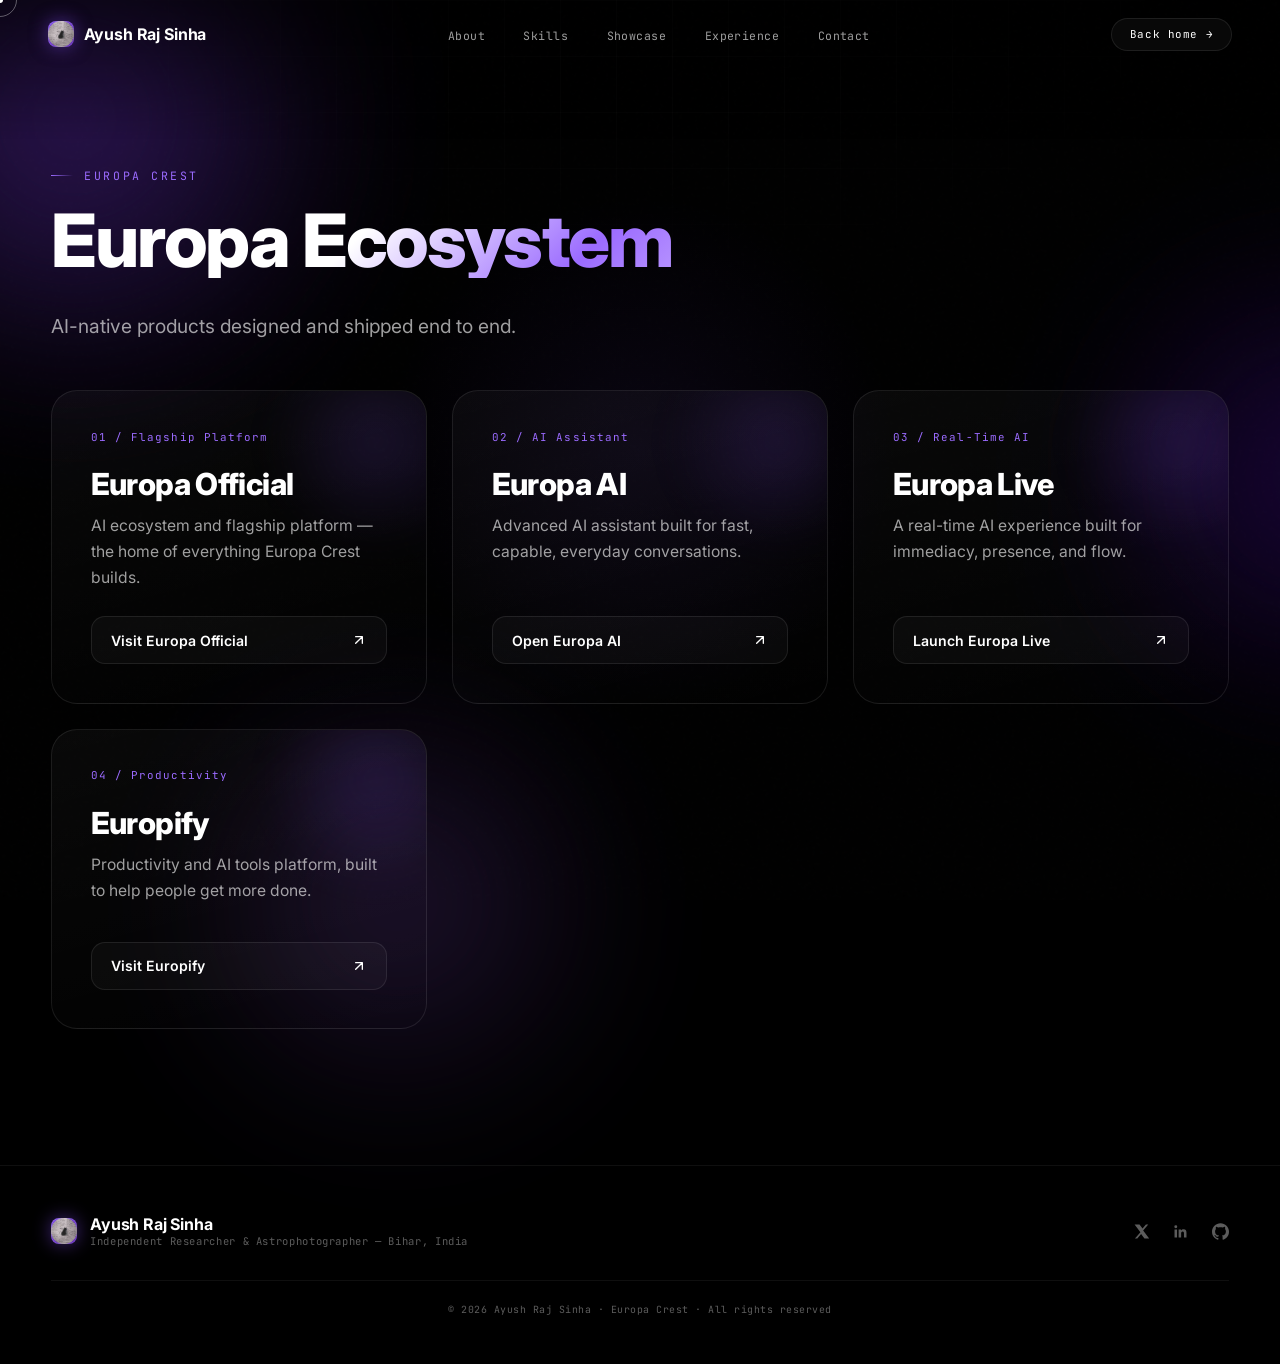
<file: europa (2).html>
<!DOCTYPE html>
<html lang="en">
<head>
<meta charset="UTF-8">
<meta name="viewport" content="width=device-width, initial-scale=1.0, maximum-scale=1.0, viewport-fit=cover">
<title>Europa Ecosystem — Ayush Raj Sinha</title>
<meta name="description" content="The Europa Crest ecosystem — Europa Official, Europa AI, Europa Live, and Europify.">
<link rel="icon" type="image/png" href="assets/images/logo.png">
<link rel="preconnect" href="https://fonts.googleapis.com">
<link rel="preconnect" href="https://fonts.gstatic.com" crossorigin>
<link href="https://fonts.googleapis.com/css2?family=Inter:wght@300;400;500;600;700;800;900&family=JetBrains+Mono:wght@400;500;600&family=Noto+Sans+Devanagari:wght@500;600;700&display=swap" rel="stylesheet">
<style>
  *, *::before, *::after { margin: 0; padding: 0; box-sizing: border-box; }

  :root {
    --bg: #000000;
    --surface: #0a0a0c;
    --surface-2: #0e0e12;
    --card: rgba(255,255,255,0.025);
    --card-hover: rgba(255,255,255,0.045);
    --border: rgba(255,255,255,0.09);
    --border-soft: rgba(255,255,255,0.06);
    --white: #ffffff;
    --dim: rgba(255,255,255,0.62);
    --faint: rgba(255,255,255,0.36);
    --ghost: rgba(255,255,255,0.16);
    --purple: #7D4AEB;
    --purple-2: #9B6BFF;
    --purple-3: #B794FF;
    --purple-deep: #5B21B6;
    --purple-glow: rgba(183,148,255,0.45);
    --purple-soft: rgba(125,74,235,0.12);
    --ease: cubic-bezier(0.16, 1, 0.3, 1);
    --ease-2: cubic-bezier(0.65, 0, 0.35, 1);
  }

  html { scroll-behavior: smooth; overflow-x: hidden; background: #000; }
  html.no-scroll { overflow: hidden; }

  body {
    background: var(--bg);
    color: var(--white);
    font-family: 'Inter', -apple-system, BlinkMacSystemFont, sans-serif;
    overflow-x: hidden;
    cursor: none;
    -webkit-font-smoothing: antialiased;
    text-rendering: optimizeLegibility;
  }
  @media (max-width: 860px), (hover: none) {
    body { cursor: auto; }
  }

  ::selection { background: var(--purple-glow); color: #fff; }

  a { color: inherit; }

  /* ============ REDUCED MOTION ============ */
  @media (prefers-reduced-motion: reduce) {
    *, *::before, *::after {
      animation-duration: 0.01ms !important;
      animation-iteration-count: 1 !important;
      transition-duration: 0.01ms !important;
      scroll-behavior: auto !important;
    }
  }

  /* ============ FOCUS ============ */
  a:focus-visible, button:focus-visible {
    outline: 2px solid var(--purple-2);
    outline-offset: 4px;
    border-radius: 4px;
  }

  /* ============ CUSTOM CURSOR ============ */
  .cursor-dot {
    position: fixed; top: 0; left: 0; z-index: 9999;
    width: 6px; height: 6px; background: var(--white); border-radius: 50%;
    transform: translate(-50%, -50%);
    pointer-events: none; transition: opacity 0.3s ease, background 0.3s ease;
  }
  .cursor-ring {
    position: fixed; top: 0; left: 0; z-index: 9998;
    width: 34px; height: 34px; border-radius: 50%;
    border: 1px solid rgba(255,255,255,0.35);
    transform: translate(-50%, -50%);
    pointer-events: none;
    transition: width 0.35s var(--ease), height 0.35s var(--ease), border-color 0.35s ease, background 0.35s ease, opacity 0.3s ease;
  }
  .cursor-ring.hover { width: 64px; height: 64px; border-color: var(--purple-glow); background: var(--purple-soft); }
  @media (max-width: 860px), (hover: none) {
    .cursor-dot, .cursor-ring { display: none; }
  }

  /* ============ MOUSE GLOW ============ */
  .mouse-glow {
    position: fixed; inset: 0; z-index: 1; pointer-events: none;
    background: radial-gradient(600px circle at var(--mx,50%) var(--my,50%), rgba(125,74,235,0.08), transparent 45%);
    transition: background 0.3s ease;
  }

  /* ============ GRADIENT MESH / AURORA BACKGROUND ============ */
  .aurora {
    position: fixed; inset: -10%; z-index: 0; pointer-events: none;
    filter: blur(90px) saturate(140%);
    opacity: 0.75;
  }
  .aurora-blob {
    position: absolute; border-radius: 50%;
    mix-blend-mode: screen;
    will-change: transform;
  }
  .aurora-blob.b1 {
    width: 46vw; height: 46vw; top: -8%; left: -6%;
    background: radial-gradient(circle, rgba(125,74,235,0.55), transparent 70%);
    animation: driftA 26s ease-in-out infinite;
  }
  .aurora-blob.b2 {
    width: 38vw; height: 38vw; top: 30%; right: -10%;
    background: radial-gradient(circle, rgba(91,33,182,0.45), transparent 70%);
    animation: driftB 32s ease-in-out infinite;
  }
  .aurora-blob.b3 {
    width: 34vw; height: 34vw; bottom: -12%; left: 20%;
    background: radial-gradient(circle, rgba(155,107,255,0.35), transparent 70%);
    animation: driftC 22s ease-in-out infinite;
  }
  @keyframes driftA {
    0%,100% { transform: translate(0,0) scale(1); }
    50% { transform: translate(6vw, 8vh) scale(1.15); }
  }
  @keyframes driftB {
    0%,100% { transform: translate(0,0) scale(1); }
    50% { transform: translate(-7vw, -5vh) scale(1.1); }
  }
  @keyframes driftC {
    0%,100% { transform: translate(0,0) scale(1); }
    50% { transform: translate(4vw, -8vh) scale(1.2); }
  }

  .grid-overlay {
    position: fixed; inset: 0; z-index: 0; pointer-events: none;
    background-image:
      linear-gradient(rgba(255,255,255,0.025) 1px, transparent 1px),
      linear-gradient(90deg, rgba(255,255,255,0.025) 1px, transparent 1px);
    background-size: 56px 56px;
    mask-image: radial-gradient(ellipse 70% 50% at 50% 0%, black, transparent 75%);
  }

  .noise {
    position: fixed; inset: 0; z-index: 2; pointer-events: none; opacity: 0.35;
    background-image: url("data:image/svg+xml,%3Csvg viewBox='0 0 256 256' xmlns='http://www.w3.org/2000/svg'%3E%3Cfilter id='n'%3E%3CfeTurbulence type='fractalNoise' baseFrequency='0.9' numOctaves='4' stitchTiles='stitch'/%3E%3C/filter%3E%3Crect width='100%25' height='100%25' filter='url(%23n)' opacity='0.03'/%3E%3C/svg%3E");
  }

  /* ============ SCROLLBAR ============ */
  ::-webkit-scrollbar { width: 4px; }
  ::-webkit-scrollbar-track { background: #000; }
  ::-webkit-scrollbar-thumb { background: linear-gradient(var(--purple-deep), var(--purple)); border-radius: 4px; }

  /* ============ SCROLL PROGRESS ============ */
  .scroll-progress {
    position: fixed; top: 0; left: 0; height: 2px; z-index: 1001;
    background: linear-gradient(90deg, var(--purple-deep), var(--purple), var(--purple-3));
    width: 0%;
    box-shadow: 0 0 12px var(--purple-glow);
    transition: width 0.08s linear;
  }

  /* ============ LOADER ============ */
  #loader {
    position: fixed; inset: 0; z-index: 10000;
    background: #000;
    display: flex; align-items: center; justify-content: center;
    flex-direction: column; gap: 1.6rem;
    transition: opacity 0.9s var(--ease), visibility 0.9s var(--ease);
  }
  #loader.hidden { opacity: 0; visibility: hidden; }
  .loader-mark {
    font-family: 'Noto Sans Devanagari', 'Inter', sans-serif; font-weight: 700;
    font-size: clamp(1.9rem, 6vw, 2.6rem);
    letter-spacing: -0.01em;
    background: linear-gradient(135deg, #fff 25%, var(--purple-2) 60%, var(--purple-3));
    -webkit-background-clip: text; background-clip: text; color: transparent;
    opacity: 0; filter: drop-shadow(0 0 18px var(--purple-glow));
    animation: loaderIn 0.9s var(--ease) forwards;
  }
  @keyframes loaderIn { to { opacity: 1; } }
  .loader-bar {
    width: min(220px, 60vw); height: 2px; background: rgba(255,255,255,0.08);
    border-radius: 2px; overflow: hidden; position: relative;
  }
  .loader-fill {
    position: absolute; top:0; left:0; height: 100%; width: 0%;
    background: linear-gradient(90deg, var(--purple-deep), var(--purple-2));
    border-radius: 2px; box-shadow: 0 0 10px var(--purple-glow);
  }
  .loader-pct {
    font-family: 'JetBrains Mono', monospace; font-size: 0.68rem;
    letter-spacing: 0.2em; color: var(--faint);
  }

  /* ============ PAGE TRANSITION VEIL ============ */
  #veil {
    position: fixed; inset: 0; z-index: 9500; pointer-events: none;
    background: #000; opacity: 0; transform: scaleY(0); transform-origin: top;
  }

  /* ============ NAV ============ */
  nav {
    position: fixed; top: 0; left: 0; right: 0; z-index: 500;
    padding: 1.1rem clamp(1.2rem, 4vw, 3rem);
    display: flex; align-items: center; justify-content: space-between;
    transition: background 0.5s ease, backdrop-filter 0.5s ease, border-color 0.5s ease, padding 0.4s ease;
    border-bottom: 1px solid transparent;
  }
  nav.scrolled {
    background: rgba(0,0,0,0.55);
    backdrop-filter: blur(20px) saturate(160%);
    -webkit-backdrop-filter: blur(20px) saturate(160%);
    border-bottom: 1px solid var(--border-soft);
    padding-top: 0.85rem; padding-bottom: 0.85rem;
  }
  .nav-logo {
    display: flex; align-items: center; gap: 0.6rem;
    font-weight: 700; font-size: 1rem; letter-spacing: -0.01em;
    text-decoration: none; color: var(--white);
  }
  .nav-logo-mark {
    width: 26px; height: 26px; border-radius: 8px;
    background: linear-gradient(135deg, var(--purple), var(--purple-deep));
    display: flex; align-items: center; justify-content: center;
    font-size: 0.68rem; font-weight: 800; letter-spacing: 0;
    box-shadow: 0 0 18px rgba(125,74,235,0.5), inset 0 0 0 1px rgba(255,255,255,0.15);
    overflow: hidden; flex-shrink: 0;
  }
  .nav-logo-mark img {
    width: 100%; height: 100%; object-fit: cover; display: block; border-radius: inherit;
  }
  .nav-links {
    display: flex; gap: clamp(1.4rem, 3vw, 2.4rem); list-style: none;
  }
  .nav-links a {
    font-family: 'JetBrains Mono', monospace;
    font-size: 0.72rem; letter-spacing: 0.04em;
    color: var(--dim); text-decoration: none;
    position: relative; transition: color 0.3s ease; display: inline-block;
  }
  .nav-links a::after {
    content: ''; position: absolute; bottom: -6px; left: 0;
    width: 0; height: 1px; background: var(--purple-2);
    box-shadow: 0 0 8px var(--purple-glow);
    transition: width 0.35s var(--ease);
  }
  .nav-links a:hover { color: var(--white); }
  .nav-links a:hover::after { width: 100%; }
  .nav-cta {
    display: inline-flex; align-items: center; gap: 0.5rem;
    font-family: 'JetBrains Mono', monospace; font-size: 0.68rem;
    letter-spacing: 0.05em; color: var(--white); text-decoration: none;
    padding: 0.55rem 1.1rem; border-radius: 100px;
    border: 1px solid var(--border);
    background: rgba(255,255,255,0.03);
    transition: border-color 0.3s ease, background 0.3s ease, transform 0.3s ease, box-shadow 0.3s ease;
  }
  .nav-cta:hover {
    border-color: var(--purple-glow); background: var(--purple-soft);
    transform: translateY(-2px); box-shadow: 0 8px 24px rgba(125,74,235,0.25);
  }
  .nav-links-mobile-only { display: none; }

  /* ============ SECTION BASE ============ */
  section {
    position: relative; z-index: 3;
    padding: clamp(5rem, 11vw, 8.5rem) clamp(1.3rem, 5vw, 3.2rem);
    max-width: 1280px; margin: 0 auto;
  }

  .eyebrow {
    font-family: 'JetBrains Mono', monospace;
    font-size: 0.72rem; letter-spacing: 0.22em; text-transform: uppercase;
    color: var(--purple-2);
    display: inline-flex; align-items: center; gap: 0.7rem;
    margin-bottom: 1.4rem;
    opacity: 0; transform: translateY(16px);
    transition: opacity 0.7s var(--ease), transform 0.7s var(--ease);
  }
  .eyebrow.visible { opacity: 1; transform: translateY(0); }
  .eyebrow::before {
    content: ''; width: 22px; height: 1px;
    background: linear-gradient(90deg, var(--purple-2), transparent);
  }

  .section-heading {
    font-weight: 800; letter-spacing: -0.03em; line-height: 0.98;
    font-size: clamp(2.4rem, 6.4vw, 4.6rem);
    margin-bottom: clamp(1.4rem, 3vw, 2rem);
  }
  .section-heading .word { display: inline-block; overflow: hidden; vertical-align: top; }
  .section-heading .word span {
    display: inline-block;
    transform: translateY(110%);
    transition: transform 0.9s var(--ease);
  }
  .section-heading.visible .word span { transform: translateY(0); }
  .grad-text {
    background: linear-gradient(135deg, #fff 20%, var(--purple-2) 75%, var(--purple-3));
    -webkit-background-clip: text; background-clip: text; color: transparent;
  }

  .section-sub {
    font-size: clamp(1rem, 1.6vw, 1.2rem);
    color: var(--dim); max-width: 620px; line-height: 1.7; font-weight: 400;
    opacity: 0; transform: translateY(16px);
    transition: opacity 0.8s var(--ease) 0.15s, transform 0.8s var(--ease) 0.15s;
  }
  .section-sub.visible { opacity: 1; transform: translateY(0); }

  /* ============ HERO ============ */
  #hero {
    min-height: 100svh; max-width: 100%;
    display: flex; flex-direction: column; justify-content: center;
    padding-top: 7rem; position: relative; overflow: hidden;
  }

  .hero-star-field { position: absolute; inset: 0; z-index: 0; overflow: hidden; }
  .star {
    position: absolute; background: #fff; border-radius: 50%;
    animation: twinkle var(--d) ease-in-out infinite alternate;
  }
  @keyframes twinkle {
    0% { opacity: var(--min-o); transform: scale(1); }
    100% { opacity: var(--max-o); transform: scale(1.4); }
  }

  .hero-inner { position: relative; z-index: 3; }

  .hero-eyebrow {
    font-family: 'JetBrains Mono', monospace;
    font-size: 0.75rem; letter-spacing: 0.24em; text-transform: uppercase;
    color: var(--purple-2);
    display: inline-flex; align-items: center; gap: 0.7rem;
    padding: 0.5rem 1rem; border-radius: 100px;
    border: 1px solid var(--border);
    background: rgba(125,74,235,0.06);
    backdrop-filter: blur(10px);
    margin-bottom: clamp(1.6rem, 4vw, 2.4rem);
    opacity: 0; animation: fadeUp 1s var(--ease) 0.2s forwards;
  }
  .hero-eyebrow .dot {
    width: 6px; height: 6px; border-radius: 50%; background: var(--purple-2);
    box-shadow: 0 0 8px var(--purple-glow);
    animation: pulse 2s ease-in-out infinite;
  }

  .hero-name {
    font-weight: 900; letter-spacing: -0.045em; line-height: 0.95;
    font-size: clamp(3rem, 11vw, 7.6rem);
  }
  .hero-name .line { display: block; overflow: hidden; padding-bottom: 0.05em; }
  .hero-name .line span {
    display: inline-block; transform: translateY(115%) rotate(3deg);
    transition: transform 1s var(--ease);
  }
  .hero-name .line span.reveal { transform: translateY(0) rotate(0); }
  .hero-name .line:nth-child(1) span { transition-delay: 0.05s; }
  .hero-name .line:nth-child(2) span {
    transition-delay: 0.18s;
    background: linear-gradient(135deg, #fff 10%, var(--purple-2) 60%, var(--purple-3));
    -webkit-background-clip: text; background-clip: text; color: transparent;
  }

  .hero-role {
    font-size: clamp(1.1rem, 2.6vw, 1.5rem);
    font-weight: 600; color: var(--white);
    margin-top: clamp(1.1rem, 3vw, 1.6rem);
    opacity: 0; animation: fadeUp 1s var(--ease) 0.55s forwards;
    display: flex; align-items: center; gap: 0.6rem; flex-wrap: wrap;
  }
  .hero-role .pill {
    display: inline-flex; align-items: center; gap: 0.5rem;
    padding: 0.3rem 0.85rem; border-radius: 100px;
    background: linear-gradient(135deg, rgba(125,74,235,0.18), rgba(91,33,182,0.08));
    border: 1px solid rgba(125,74,235,0.3);
    font-size: 0.9em;
  }
  .hero-role .pill-primary {
    font-weight: 700; color: #fff;
    background: linear-gradient(135deg, var(--purple), var(--purple-deep));
    border: 1px solid rgba(183,148,255,0.5);
    box-shadow: 0 0 24px var(--purple-glow), inset 0 1px 0 rgba(255,255,255,0.2);
  }

  .hero-tags {
    font-family: 'JetBrains Mono', monospace;
    font-size: clamp(0.72rem, 1.4vw, 0.85rem);
    color: var(--dim); letter-spacing: 0.02em;
    margin-top: clamp(1rem, 2.5vw, 1.4rem);
    max-width: 640px; line-height: 1.9;
    opacity: 0; animation: fadeUp 1s var(--ease) 0.75s forwards;
  }
  .hero-tags .sep { color: var(--purple-2); margin: 0 0.5em; }

  .hero-desc {
    font-size: clamp(1rem, 1.7vw, 1.15rem);
    color: var(--dim); max-width: 580px; line-height: 1.8;
    margin-top: clamp(1.4rem, 3vw, 2rem);
    opacity: 0; animation: fadeUp 1s var(--ease) 0.9s forwards;
  }

  .hero-cta-row {
    display: flex; gap: 1rem; flex-wrap: wrap;
    margin-top: clamp(2rem, 4.5vw, 2.8rem);
    opacity: 0; animation: fadeUp 1s var(--ease) 1.05s forwards;
  }

  .btn {
    position: relative; display: inline-flex; align-items: center; gap: 0.6rem;
    font-family: 'Inter', sans-serif; font-weight: 600; font-size: 0.92rem;
    padding: 0.95rem 1.7rem; border-radius: 100px; text-decoration: none;
    cursor: none; overflow: hidden; isolation: isolate;
    transition: transform 0.4s var(--ease), box-shadow 0.4s var(--ease);
  }
  @media (max-width: 860px), (hover: none) { .btn { cursor: pointer; } }
  .btn-primary {
    color: #fff;
    background: linear-gradient(135deg, var(--purple), var(--purple-deep));
    box-shadow: 0 8px 30px rgba(125,74,235,0.35), inset 0 1px 0 rgba(255,255,255,0.25);
  }
  .btn-primary::before {
    content: ''; position: absolute; inset: 0; z-index: -1;
    background: linear-gradient(135deg, var(--purple-2), var(--purple));
    opacity: 0; transition: opacity 0.4s ease;
  }
  .btn-primary:hover { transform: translateY(-3px) scale(1.02); box-shadow: 0 14px 40px rgba(125,74,235,0.5); }
  .btn-primary:hover::before { opacity: 1; }
  .btn-primary span { position: relative; z-index: 1; display: inline-flex; align-items: center; gap: 0.6rem; }
  .btn-ghost {
    color: var(--white); background: rgba(255,255,255,0.02);
    border: 1px solid var(--border);
    backdrop-filter: blur(10px);
  }
  .btn-ghost:hover { border-color: var(--purple-glow); background: var(--purple-soft); transform: translateY(-3px); }

  .hero-scroll-cue {
    position: absolute; bottom: clamp(1.6rem, 4vw, 2.6rem); left: clamp(1.3rem, 5vw, 3.2rem);
    display: flex; align-items: center; gap: 0.9rem;
    opacity: 0; animation: fadeUp 1s var(--ease) 1.3s forwards;
    z-index: 3;
  }
  .scroll-cue-line { width: 40px; height: 1px; background: var(--ghost); position: relative; overflow: hidden; }
  .scroll-cue-line::after {
    content: ''; position: absolute; top:0; left: -100%; width: 100%; height: 100%;
    background: var(--purple-2); box-shadow: 0 0 8px var(--purple-glow);
    animation: scanLine 2.2s ease-in-out 1.8s infinite;
  }
  @keyframes scanLine { 0% { left: -100%; } 100% { left: 100%; } }
  .scroll-cue-text {
    font-family: 'JetBrains Mono', monospace; font-size: 0.62rem;
    letter-spacing: 0.2em; text-transform: uppercase; color: var(--faint);
  }

  @keyframes fadeUp { from { opacity: 0; transform: translateY(26px); } to { opacity: 1; transform: translateY(0); } }
  @keyframes pulse { 0%,100% { box-shadow: 0 0 0 0 rgba(125,74,235,0.6);} 50% { box-shadow: 0 0 0 7px rgba(125,74,235,0);} }

  /* ============ ABOUT ============ */
  .about-grid {
    display: grid; grid-template-columns: 1.15fr 0.85fr; gap: clamp(2rem, 5vw, 4rem);
    align-items: start; margin-top: clamp(2rem, 4vw, 3rem);
  }
  @media (max-width: 860px) { .about-grid { grid-template-columns: 1fr; } }

  .about-copy p {
    font-size: clamp(1.05rem, 2vw, 1.3rem); line-height: 1.75; font-weight: 400;
    color: var(--dim); margin-bottom: 1.3em;
    opacity: 0; transform: translateY(24px);
    transition: opacity 0.8s var(--ease), transform 0.8s var(--ease);
  }
  .about-copy p.visible { opacity: 1; transform: translateY(0); }
  .about-copy p:nth-child(2) { transition-delay: 0.12s; }
  .about-copy p:nth-child(3) { transition-delay: 0.24s; }
  .about-copy strong { color: var(--white); font-weight: 700; }
  .about-copy em {
    font-style: normal; color: var(--purple-2); font-weight: 600;
  }

  .research-card {
    border-radius: 24px; padding: clamp(1.6rem, 3.5vw, 2.2rem);
    background: linear-gradient(160deg, rgba(125,74,235,0.08), rgba(255,255,255,0.015));
    border: 1px solid rgba(125,74,235,0.22);
    position: relative; overflow: hidden;
    opacity: 0; transform: translateY(30px) scale(0.98);
    transition: opacity 0.9s var(--ease), transform 0.9s var(--ease);
  }
  .research-card.visible { opacity: 1; transform: translateY(0) scale(1); }
  .research-card::before {
    content: ''; position: absolute; top: -40%; right: -40%; width: 80%; height: 80%;
    background: radial-gradient(circle, rgba(125,74,235,0.25), transparent 70%);
    animation: float 8s ease-in-out infinite alternate;
  }
  .research-tag {
    font-family: 'JetBrains Mono', monospace; font-size: 0.65rem;
    letter-spacing: 0.15em; text-transform: uppercase; color: var(--purple-2);
    margin-bottom: 0.9rem; position: relative; z-index: 1;
  }
  .research-title {
    font-weight: 800; font-size: clamp(1.3rem, 2.6vw, 1.6rem);
    letter-spacing: -0.02em; margin-bottom: 0.9rem; position: relative; z-index: 1;
  }
  .research-body {
    font-size: 0.94rem; line-height: 1.75; color: var(--dim); position: relative; z-index: 1;
  }
  .research-pillars {
    display: flex; flex-wrap: wrap; gap: 0.5rem; margin-top: 1.3rem; position: relative; z-index: 1;
  }
  .research-pillars span {
    font-family: 'JetBrains Mono', monospace; font-size: 0.6rem; letter-spacing: 0.06em;
    padding: 0.4rem 0.7rem; border-radius: 100px; border: 1px solid var(--border);
    color: var(--faint); text-transform: uppercase;
  }
  @keyframes float { to { transform: translateY(-20px) translateX(-10px); } }

  /* ============ SKILLS ============ */
  .skills-grid {
    display: grid; grid-template-columns: repeat(auto-fit, minmax(min(100%, 230px), 1fr));
    gap: clamp(0.9rem, 2vw, 1.2rem); margin-top: clamp(2rem, 4vw, 3rem);
  }
  .skill-card {
    border-radius: 20px; padding: clamp(1.5rem, 3.5vw, 1.9rem);
    background: var(--card); border: 1px solid var(--border);
    position: relative; overflow: hidden;
    opacity: 0; transform: translateY(36px);
    transition: opacity 0.7s var(--ease), transform 0.7s var(--ease), border-color 0.4s ease, background 0.4s ease, box-shadow 0.4s ease;
  }
  .skill-card.visible { opacity: 1; transform: translateY(0); }
  .skill-card::before {
    content: ''; position: absolute; inset: -1px; border-radius: 20px; padding: 1px;
    background: linear-gradient(135deg, var(--purple-glow), transparent 50%);
    -webkit-mask: linear-gradient(#000 0 0) content-box, linear-gradient(#000 0 0);
    -webkit-mask-composite: xor; mask-composite: exclude;
    opacity: 0; transition: opacity 0.4s ease; pointer-events: none;
  }
  .skill-card:hover {
    border-color: rgba(125,74,235,0.35); background: var(--card-hover);
    transform: translateY(-6px); box-shadow: 0 20px 50px rgba(125,74,235,0.14);
  }
  .skill-card:hover::before { opacity: 1; }
  .skill-icon {
    width: 42px; height: 42px; border-radius: 12px; margin-bottom: 1.1rem;
    display: flex; align-items: center; justify-content: center;
    background: linear-gradient(135deg, rgba(125,74,235,0.2), rgba(125,74,235,0.03));
    border: 1px solid rgba(125,74,235,0.25); color: var(--purple-2);
    transition: transform 0.4s var(--ease);
  }
  .skill-card:hover .skill-icon { transform: scale(1.1) rotate(-6deg); }
  .skill-icon svg { width: 20px; height: 20px; }
  .skill-name { font-weight: 700; font-size: clamp(1.05rem, 2.4vw, 1.2rem); letter-spacing: -0.01em; margin-bottom: 0.5rem; }
  .skill-desc { font-size: 0.85rem; color: var(--faint); line-height: 1.6; margin-bottom: 1.2rem; }
  .skill-bar { height: 4px; border-radius: 4px; background: rgba(255,255,255,0.07); overflow: hidden; position: relative; }
  .skill-fill {
    height: 100%; border-radius: 4px; width: 0; position: relative; overflow: hidden;
    background: linear-gradient(90deg, var(--purple-deep), var(--purple), var(--purple-2));
    box-shadow: 0 0 10px var(--purple-glow);
    transition: width 1.4s var(--ease) 0.3s;
  }
  .skill-card.visible .skill-fill { width: var(--w); }
  .skill-fill::after {
    content: ''; position: absolute; inset: 0;
    background: linear-gradient(90deg, transparent, rgba(255,255,255,0.65), transparent);
    width: 40%; transform: translateX(-150%);
    opacity: 0;
  }
  .skill-card.visible .skill-fill::after {
    animation: shimmerSweep 1.9s ease-in-out 1.7s infinite;
    opacity: 1;
  }
  @keyframes shimmerSweep {
    0% { transform: translateX(-150%); }
    60%, 100% { transform: translateX(350%); }
  }
  .skill-pct {
    font-family: 'JetBrains Mono', monospace; font-size: 0.62rem; color: var(--purple-2);
    margin-top: 0.5rem; display: block;
  }

  /* Primary domain card — Research gets strongest visual emphasis */
  .skill-card-primary {
    border-color: rgba(125,74,235,0.4);
    background: linear-gradient(160deg, rgba(125,74,235,0.1), rgba(255,255,255,0.02));
    box-shadow: 0 0 0 1px rgba(183,148,255,0.12), 0 20px 60px rgba(125,74,235,0.16);
  }
  .skill-card-primary .skill-icon {
    background: linear-gradient(135deg, var(--purple), var(--purple-deep));
    border-color: rgba(183,148,255,0.5); color: #fff;
    box-shadow: 0 0 18px var(--purple-glow);
  }
  .skill-card-primary .skill-name {
    background: linear-gradient(135deg, #fff 30%, var(--purple-2));
    -webkit-background-clip: text; background-clip: text; color: transparent;
  }
  .skill-card-primary:hover {
    border-color: rgba(183,148,255,0.55);
    box-shadow: 0 24px 60px rgba(125,74,235,0.3);
  }

  /* ============ SHOWCASE ============ */
  .showcase-grid {
    display: grid; grid-template-columns: repeat(auto-fit, minmax(min(100%, 320px), 1fr));
    gap: clamp(1.3rem, 3vw, 2.2rem); margin-top: clamp(2rem, 4vw, 3rem);
  }
  .showcase-card {
    position: relative; border-radius: 28px; overflow: hidden;
    padding: clamp(2rem, 4.5vw, 2.8rem);
    background: linear-gradient(160deg, rgba(255,255,255,0.06), rgba(255,255,255,0.015));
    backdrop-filter: blur(22px) saturate(160%);
    -webkit-backdrop-filter: blur(22px) saturate(160%);
    border: 1px solid rgba(183,148,255,0.18);
    text-decoration: none; color: var(--white);
    display: flex; flex-direction: column; min-height: 280px;
    opacity: 0; transform: translateY(50px) scale(0.96);
    transition: opacity 0.8s var(--ease), transform 0.55s var(--ease), border-color 0.4s ease, box-shadow 0.5s ease;
    isolation: isolate;
  }
  .showcase-card.visible { opacity: 1; transform: translateY(0) scale(1); }
  .showcase-card:nth-child(2) { transition-delay: 0.1s; }
  .showcase-card:nth-child(3) { transition-delay: 0.2s; }
  .showcase-spacer { flex: 1 1 auto; }

  .showcase-card::before {
    content: ''; position: absolute; inset: 0; z-index: -2; border-radius: 28px;
    padding: 1.5px;
    background: conic-gradient(from var(--angle,0deg), transparent 0%, var(--purple-3) 12%, transparent 26%);
    -webkit-mask: linear-gradient(#000 0 0) content-box, linear-gradient(#000 0 0);
    -webkit-mask-composite: xor; mask-composite: exclude;
    opacity: 0; transition: opacity 0.5s ease;
    animation: spin 4s linear infinite;
  }
  .showcase-card::after {
    content: ''; position: absolute; inset: 0; z-index: -1; border-radius: 28px;
    background: radial-gradient(600px circle at var(--px,50%) var(--py,50%), rgba(125,74,235,0.22), transparent 60%);
    opacity: 0; transition: opacity 0.4s ease;
  }
  .showcase-card:hover {
    transform: translateY(-12px) scale(1.02);
    box-shadow: 0 30px 80px rgba(125,74,235,0.28), 0 0 0 1px rgba(183,148,255,0.2);
    animation: floatCard 3.4s ease-in-out infinite;
  }
  .showcase-card:hover::before { opacity: 1; }
  .showcase-card:hover::after { opacity: 1; }

  .showcase-icon {
    width: 52px; height: 52px; border-radius: 16px; margin-bottom: 1.4rem;
    display: flex; align-items: center; justify-content: center;
    background: linear-gradient(135deg, rgba(125,74,235,0.25), rgba(125,74,235,0.05));
    border: 1px solid rgba(183,148,255,0.3); color: var(--purple-3);
    box-shadow: 0 0 20px rgba(183,148,255,0.25);
    transition: transform 0.4s var(--ease);
  }
  .showcase-card:hover .showcase-icon { transform: scale(1.1) rotate(-6deg); }
  .showcase-icon svg { width: 24px; height: 24px; }

  .showcase-title { font-weight: 800; font-size: clamp(1.3rem, 2.6vw, 1.6rem); letter-spacing: -0.02em; margin-bottom: 0.6rem; }
  .showcase-sub { font-size: 0.95rem; color: var(--dim); line-height: 1.65; flex: 1; margin-bottom: 1.6rem; }
  .showcase-btn {
    display: inline-flex; align-items: center; justify-content: space-between; gap: 1rem;
    padding: 0.9rem 1.2rem; border-radius: 14px;
    background: rgba(255,255,255,0.04); border: 1px solid rgba(183,148,255,0.25);
    font-weight: 600; font-size: 0.9rem;
    transition: background 0.35s ease, border-color 0.35s ease, gap 0.35s ease;
  }
  .showcase-card:hover .showcase-btn {
    background: linear-gradient(135deg, rgba(125,74,235,0.28), rgba(91,33,182,0.14));
    border-color: rgba(183,148,255,0.5); gap: 1.4rem;
  }
  .showcase-btn svg { width: 16px; height: 16px; flex-shrink: 0; transition: transform 0.35s var(--ease); }
  .showcase-card:hover .showcase-btn svg { transform: translate(3px,-3px); }

  /* ============ PROJECTS ============ */
  .projects-grid {
    display: grid; grid-template-columns: repeat(auto-fit, minmax(min(100%, 340px), 1fr));
    gap: clamp(1.1rem, 2.5vw, 1.6rem); margin-top: clamp(2rem, 4vw, 3rem);
  }
  .project-card {
    position: relative; border-radius: 26px; overflow: hidden;
    background: linear-gradient(165deg, rgba(255,255,255,0.035), rgba(255,255,255,0.005));
    border: 1px solid var(--border);
    padding: clamp(1.8rem, 4vw, 2.4rem);
    display: flex; flex-direction: column; min-height: 300px;
    text-decoration: none; color: var(--white);
    opacity: 0; transform: translateY(50px) scale(0.96);
    transition: opacity 0.8s var(--ease), transform 0.55s var(--ease), border-color 0.4s ease, box-shadow 0.5s ease;
    isolation: isolate;
  }
  .project-card.visible { opacity: 1; transform: translateY(0) scale(1); }
  .project-card:nth-child(2) { transition-delay: 0.08s; }
  .project-card:nth-child(3) { transition-delay: 0.16s; }
  .project-card:nth-child(4) { transition-delay: 0.24s; }

  .project-card::before {
    content: ''; position: absolute; inset: 0; z-index: -2; border-radius: 26px;
    padding: 1.5px;
    background: conic-gradient(from var(--angle,0deg), transparent 0%, var(--purple-2) 12%, transparent 24%);
    -webkit-mask: linear-gradient(#000 0 0) content-box, linear-gradient(#000 0 0);
    -webkit-mask-composite: xor; mask-composite: exclude;
    opacity: 0; transition: opacity 0.5s ease;
    animation: spin 4s linear infinite;
  }
  @keyframes spin { to { --angle: 360deg; } }
  @property --angle { syntax: '<angle>'; inherits: false; initial-value: 0deg; }

  .project-card::after {
    content: ''; position: absolute; inset: 0; z-index: -1; border-radius: 26px;
    background: radial-gradient(500px circle at var(--px,50%) var(--py,50%), rgba(125,74,235,0.16), transparent 60%);
    opacity: 0; transition: opacity 0.4s ease;
  }
  .project-card:hover {
    transform: translateY(-10px) scale(1.015);
    box-shadow: 0 30px 70px rgba(125,74,235,0.22), 0 0 0 1px rgba(125,74,235,0.15);
    animation: floatCard 3.2s ease-in-out infinite;
  }
  .project-card:hover::before { opacity: 1; }
  .project-card:hover::after { opacity: 1; }
  @keyframes floatCard {
    0%,100% { transform: translateY(-10px) scale(1.015); }
    50% { transform: translateY(-16px) scale(1.015); }
  }

  .project-index {
    font-family: 'JetBrains Mono', monospace; font-size: 0.68rem;
    color: var(--purple-2); letter-spacing: 0.1em; margin-bottom: 1.4rem;
  }
  .project-title {
    font-weight: 800; font-size: clamp(1.5rem, 3vw, 1.9rem); letter-spacing: -0.02em;
    margin-bottom: 0.7rem;
  }
  .project-desc {
    font-size: 0.98rem; color: var(--dim); line-height: 1.65; flex: 1;
    margin-bottom: 1.6rem;
  }
  .project-btn {
    display: inline-flex; align-items: center; justify-content: space-between; gap: 1rem;
    padding: 0.9rem 1.2rem; border-radius: 14px;
    background: rgba(255,255,255,0.03); border: 1px solid var(--border);
    font-weight: 600; font-size: 0.88rem;
    transition: background 0.35s ease, border-color 0.35s ease, gap 0.35s ease;
  }
  .project-card:hover .project-btn {
    background: linear-gradient(135deg, rgba(125,74,235,0.22), rgba(91,33,182,0.1));
    border-color: rgba(125,74,235,0.4); gap: 1.4rem;
  }
  .project-btn svg { width: 16px; height: 16px; flex-shrink: 0; transition: transform 0.35s var(--ease); }
  .project-card:hover .project-btn svg { transform: translate(3px,-3px); }

  .project-glow-orb {
    position: absolute; width: 220px; height: 220px; border-radius: 50%;
    background: radial-gradient(circle, rgba(125,74,235,0.35), transparent 70%);
    top: -60px; right: -60px; z-index: -3; filter: blur(20px);
    opacity: 0.5; transition: opacity 0.4s ease, transform 0.6s var(--ease);
  }
  .project-card:hover .project-glow-orb { opacity: 1; transform: scale(1.3); }

  /* ============ EXPERIENCE ============ */
  .timeline { margin-top: clamp(2.2rem, 4.5vw, 3.2rem); position: relative; }
  .timeline::before {
    content: ''; position: absolute; left: 9px; top: 10px; bottom: 10px; width: 1px;
    background: linear-gradient(to bottom, var(--purple-glow), var(--border-soft) 85%, transparent);
  }
  .timeline-item {
    position: relative; padding-left: clamp(2.2rem, 5vw, 3rem); padding-bottom: clamp(2rem, 4vw, 2.6rem);
    opacity: 0; transform: translateX(-24px);
    transition: opacity 0.7s var(--ease), transform 0.7s var(--ease);
  }
  .timeline-item.visible { opacity: 1; transform: translateX(0); }
  .timeline-item:nth-child(2) { transition-delay: 0.08s; }
  .timeline-item:nth-child(3) { transition-delay: 0.16s; }
  .timeline-item:nth-child(4) { transition-delay: 0.24s; }
  .timeline-item:nth-child(5) { transition-delay: 0.32s; }
  .timeline-item:nth-child(6) { transition-delay: 0.4s; }
  .timeline-item:nth-child(7) { transition-delay: 0.48s; }
  .timeline-item:last-child { padding-bottom: 0; }
  .timeline-dot {
    position: absolute; left: 0; top: 4px; width: 20px; height: 20px; border-radius: 50%;
    background: var(--surface); border: 1px solid rgba(125,74,235,0.5);
    display: flex; align-items: center; justify-content: center;
  }
  .timeline-dot::after {
    content: ''; width: 7px; height: 7px; border-radius: 50%; background: var(--purple-2);
    box-shadow: 0 0 10px var(--purple-glow);
  }
  .timeline-item.current .timeline-dot { animation: pulse 2s ease-in-out infinite; border-color: var(--purple-2); }
  .timeline-card {
    border-radius: 20px; padding: clamp(1.4rem, 3vw, 1.9rem);
    background: var(--card); border: 1px solid var(--border);
    transition: border-color 0.35s ease, background 0.35s ease, transform 0.35s ease;
  }
  .timeline-card:hover { border-color: rgba(125,74,235,0.3); background: var(--card-hover); transform: translateX(4px); }
  .timeline-meta {
    font-family: 'JetBrains Mono', monospace; font-size: 0.66rem;
    letter-spacing: 0.1em; text-transform: uppercase; color: var(--purple-2);
    margin-bottom: 0.5rem; display: flex; align-items: center; gap: 0.5rem;
  }
  .pulse-dot {
    display: inline-block; width: 6px; height: 6px; border-radius: 50%;
    background: var(--purple-2); box-shadow: 0 0 8px var(--purple-glow);
    animation: pulse 2s ease-in-out infinite;
  }
  .timeline-title { font-weight: 700; font-size: clamp(1.1rem, 2.4vw, 1.35rem); margin-bottom: 0.5rem; letter-spacing: -0.01em; }
  .timeline-desc { font-size: 0.92rem; color: var(--dim); line-height: 1.7; }

  /* ============ CONTACT ============ */
  .contact-wrap {
    margin-top: clamp(2rem, 4vw, 3rem);
    display: grid; grid-template-columns: 1fr 1fr; gap: clamp(0.9rem, 2vw, 1.2rem);
  }
  @media (max-width: 700px) { .contact-wrap { grid-template-columns: 1fr; } }

  .contact-card {
    display: flex; align-items: center; gap: 1.1rem;
    padding: clamp(1.2rem, 3vw, 1.6rem);
    border-radius: 18px; border: 1px solid var(--border); background: var(--card);
    text-decoration: none; position: relative; overflow: hidden;
    opacity: 0; transform: translateY(24px);
    transition: opacity 0.7s var(--ease), transform 0.7s var(--ease), border-color 0.35s ease, background 0.35s ease, box-shadow 0.35s ease;
  }
  .contact-card.visible { opacity: 1; transform: translateY(0); }
  .contact-card:nth-child(2) { transition-delay: 0.08s; }
  .contact-card:nth-child(3) { transition-delay: 0.16s; }
  .contact-card:nth-child(4) { transition-delay: 0.24s; }
  .contact-card:hover {
    border-color: rgba(125,74,235,0.35); background: var(--card-hover);
    box-shadow: 0 16px 40px rgba(125,74,235,0.16); transform: translateY(-4px);
  }
  .contact-icon {
    width: 44px; height: 44px; border-radius: 12px; flex-shrink: 0;
    display: flex; align-items: center; justify-content: center;
    background: linear-gradient(135deg, rgba(125,74,235,0.18), rgba(255,255,255,0.02));
    border: 1px solid rgba(125,74,235,0.2);
  }
  .contact-icon svg { width: 19px; height: 19px; }
  .contact-info { flex: 1; min-width: 0; }
  .contact-platform {
    font-family: 'JetBrains Mono', monospace; font-size: 0.62rem;
    color: var(--purple-2); letter-spacing: 0.12em; text-transform: uppercase; display: block; margin-bottom: 0.2rem;
  }
  .contact-handle { font-weight: 600; font-size: 1rem; white-space: nowrap; overflow: hidden; text-overflow: ellipsis; display: block; }
  .contact-arrow { color: var(--faint); transition: transform 0.35s var(--ease), color 0.35s ease; flex-shrink: 0; }
  .contact-card:hover .contact-arrow { transform: translate(4px,-4px); color: var(--purple-2); }

  .contact-cta {
    grid-column: 1 / -1; margin-top: 0.4rem;
    border-radius: 24px; padding: clamp(2rem, 5vw, 3rem);
    background: linear-gradient(135deg, rgba(125,74,235,0.14), rgba(0,0,0,0));
    border: 1px solid rgba(125,74,235,0.25);
    display: flex; align-items: center; justify-content: space-between; gap: 1.5rem; flex-wrap: wrap;
    opacity: 0; transform: translateY(24px);
    transition: opacity 0.8s var(--ease) 0.3s, transform 0.8s var(--ease) 0.3s;
  }
  .contact-cta.visible { opacity: 1; transform: translateY(0); }
  .contact-cta-title { font-weight: 800; font-size: clamp(1.4rem, 3vw, 1.9rem); letter-spacing: -0.02em; }
  .contact-cta-sub { color: var(--dim); font-size: 0.95rem; margin-top: 0.4rem; }

  /* ============ FOOTER ============ */
  footer {
    position: relative; z-index: 3; border-top: 1px solid var(--border-soft);
    padding: clamp(2rem, 5vw, 3rem) clamp(1.3rem, 5vw, 3.2rem);
    max-width: 1280px; margin: 0 auto;
    display: flex; align-items: center; justify-content: space-between; flex-wrap: wrap; gap: 1.4rem;
  }
  .footer-brand { display: flex; align-items: center; gap: 0.8rem; }
  .footer-name { font-weight: 700; font-size: 1rem; letter-spacing: -0.01em; }
  .footer-role { font-family: 'JetBrains Mono', monospace; font-size: 0.66rem; color: var(--faint); letter-spacing: 0.06em; }
  .footer-links { display: flex; gap: 1.4rem; }
  .footer-links a {
    color: var(--faint); text-decoration: none; transition: color 0.3s ease, transform 0.3s ease; display: inline-flex;
  }
  .footer-links a:hover { color: var(--purple-2); transform: translateY(-2px); }
  .footer-links svg { width: 17px; height: 17px; }
  .footer-copy {
    font-family: 'JetBrains Mono', monospace; font-size: 0.62rem; color: var(--faint); letter-spacing: 0.05em;
    width: 100%; text-align: center; padding-top: 1.4rem; border-top: 1px solid var(--border-soft); margin-top: 0.6rem;
  }

  /* ============ MISC ============ */
  .top-fade {
    position: fixed; top: 0; left: 0; right: 0; height: 140px; z-index: 400; pointer-events: none;
    background: linear-gradient(to bottom, rgba(0,0,0,0.5), transparent);
  }

  @media (max-width: 640px) {
    .nav-links { display: none; }
    section { padding-left: 1.2rem; padding-right: 1.2rem; }
  }
</style>

</head>
<body>

<!-- CURSOR -->
<div class="cursor-dot" id="cursorDot"></div>
<div class="cursor-ring" id="cursorRing"></div>

<!-- BACKGROUND LAYERS -->
<div class="aurora">
  <div class="aurora-blob b1"></div>
  <div class="aurora-blob b2"></div>
  <div class="aurora-blob b3"></div>
</div>
<div class="grid-overlay"></div>
<div class="mouse-glow" id="mouseGlow"></div>
<div class="noise"></div>
<div class="top-fade"></div>

<!-- SCROLL PROGRESS -->
<div class="scroll-progress" id="scrollProgress"></div>

<!-- NAV -->
<nav id="nav">
  <a href="index.html" class="nav-logo">
    <span class="nav-logo-mark"><img src="assets/images/logo.png" alt="Ayush Raj Sinha logo"></span>
    <span>Ayush Raj Sinha</span>
  </a>
  <ul class="nav-links">
    <li><a href="index.html#about">About</a></li>
    <li><a href="index.html#skills">Skills</a></li>
    <li><a href="index.html#showcase">Showcase</a></li>
    <li><a href="index.html#experience">Experience</a></li>
    <li><a href="index.html#contact">Contact</a></li>
  </ul>
  <a href="index.html" class="nav-cta">Back home<span>→</span></a>
</nav>

<!-- EUROPA ECOSYSTEM -->
<section id="europa-ecosystem" style="padding-top: clamp(7.5rem, 14vw, 10rem);">
  <div class="eyebrow">Europa Crest</div>
  <h2 class="section-heading">
    <div class="word"><span>Europa</span></div> <div class="word"><span class="grad-text">Ecosystem</span></div>
  </h2>
  <p class="section-sub">AI-native products designed and shipped end to end.</p>

  <div class="projects-grid" style="margin-top: clamp(2rem, 4vw, 3rem);">

    <a class="project-card" href="https://europa.ayushonlyyy.workers.dev/" target="_blank" rel="noopener">
      <div class="project-glow-orb"></div>
      <div class="project-index">01 / Flagship Platform</div>
      <div class="project-title">Europa Official</div>
      <div class="project-desc">AI ecosystem and flagship platform — the home of everything Europa Crest builds.</div>
      <span class="project-btn">Visit Europa Official
        <svg viewBox="0 0 24 24" fill="none" stroke="currentColor" stroke-width="2" stroke-linecap="round" stroke-linejoin="round"><path d="M7 17L17 7M7 7h10v10"/></svg>
      </span>
    </a>

    <a class="project-card" href="https://europa-ai.ayushonlyyy.workers.dev/" target="_blank" rel="noopener">
      <div class="project-glow-orb"></div>
      <div class="project-index">02 / AI Assistant</div>
      <div class="project-title">Europa AI</div>
      <div class="project-desc">Advanced AI assistant built for fast, capable, everyday conversations.</div>
      <span class="project-btn">Open Europa AI
        <svg viewBox="0 0 24 24" fill="none" stroke="currentColor" stroke-width="2" stroke-linecap="round" stroke-linejoin="round"><path d="M7 17L17 7M7 7h10v10"/></svg>
      </span>
    </a>

    <a class="project-card" href="https://europa-live.ayushonlyyy.workers.dev/" target="_blank" rel="noopener">
      <div class="project-glow-orb"></div>
      <div class="project-index">03 / Real-Time AI</div>
      <div class="project-title">Europa Live</div>
      <div class="project-desc">A real-time AI experience built for immediacy, presence, and flow.</div>
      <span class="project-btn">Launch Europa Live
        <svg viewBox="0 0 24 24" fill="none" stroke="currentColor" stroke-width="2" stroke-linecap="round" stroke-linejoin="round"><path d="M7 17L17 7M7 7h10v10"/></svg>
      </span>
    </a>

    <a class="project-card" href="https://europify-app.ayushonlyyy.workers.dev/" target="_blank" rel="noopener">
      <div class="project-glow-orb"></div>
      <div class="project-index">04 / Productivity</div>
      <div class="project-title">Europify</div>
      <div class="project-desc">Productivity and AI tools platform, built to help people get more done.</div>
      <span class="project-btn">Visit Europify
        <svg viewBox="0 0 24 24" fill="none" stroke="currentColor" stroke-width="2" stroke-linecap="round" stroke-linejoin="round"><path d="M7 17L17 7M7 7h10v10"/></svg>
      </span>
    </a>

  </div>
</section>

<footer>
  <div class="footer-brand">
    <span class="nav-logo-mark"><img src="assets/images/logo.png" alt="Ayush Raj Sinha logo"></span>
    <div>
      <div class="footer-name">Ayush Raj Sinha</div>
      <div class="footer-role">Independent Researcher & Astrophotographer — Bihar, India</div>
    </div>
  </div>
  <div class="footer-links">
    <a href="https://x.com/ayushonlyy" target="_blank" rel="noopener" aria-label="X"><svg viewBox="0 0 24 24" fill="currentColor"><path d="M18.244 2.25h3.308l-7.227 8.26 8.502 11.24H16.17l-4.714-6.231-5.401 6.231H2.742l7.732-8.825L2.25 2.25h6.953l4.259 5.63L18.244 2.25z"/></svg></a>
    <a href="https://in.linkedin.com/in/ayush-raj-sinha-0a448340a" target="_blank" rel="noopener" aria-label="LinkedIn"><svg viewBox="0 0 24 24" fill="currentColor"><path d="M20.447 20.452h-3.554v-5.569c0-1.328-.027-3.037-1.852-3.037-1.853 0-2.136 1.445-2.136 2.939v5.667H9.351V9h3.414v1.561h.046c.477-.9 1.637-1.85 3.37-1.85 3.601 0 4.267 2.37 4.267 5.455v6.286zM5.337 7.433a2.062 2.062 0 01-2.063-2.065 2.064 2.064 0 112.063 2.065zm1.782 13.019H3.555V9h3.564v11.452z"/></svg></a>
    <a href="https://github.com/ayushonlyy" target="_blank" rel="noopener" aria-label="GitHub"><svg viewBox="0 0 24 24" fill="currentColor"><path d="M12 .297c-6.63 0-12 5.373-12 12 0 5.303 3.438 9.8 8.205 11.385.6.113.82-.258.82-.577 0-.285-.01-1.04-.015-2.04-3.338.724-4.042-1.61-4.042-1.61C4.422 18.07 3.633 17.7 3.633 17.7c-1.087-.744.084-.729.084-.729 1.205.084 1.838 1.236 1.838 1.236 1.07 1.835 2.809 1.305 3.495.998.108-.776.417-1.305.76-1.605-2.665-.3-5.466-1.332-5.466-5.93 0-1.31.465-2.38 1.235-3.22-.135-.303-.54-1.523.105-3.176 0 0 1.005-.322 3.3 1.23.96-.267 1.98-.399 3-.405 1.02.006 2.04.138 3 .405 2.28-1.552 3.285-1.23 3.285-1.23.645 1.653.24 2.873.12 3.176.765.84 1.23 1.91 1.23 3.22 0 4.61-2.805 5.625-5.475 5.92.42.36.81 1.096.81 2.22 0 1.606-.015 2.896-.015 3.286 0 .315.21.69.825.57C20.565 22.092 24 17.592 24 12.297c0-6.627-5.373-12-12-12"/></svg></a>
  </div>
  <div class="footer-copy">© 2026 Ayush Raj Sinha · Europa Crest · All rights reserved</div>
</footer>

<script>
  // ===== CUSTOM CURSOR =====
  const cursorDot = document.getElementById('cursorDot');
  const cursorRing = document.getElementById('cursorRing');
  const mouseGlow = document.getElementById('mouseGlow');
  let mx = 0, my = 0, rx = 0, ry = 0;
  const isTouch = window.matchMedia('(hover: none)').matches;

  document.addEventListener('mousemove', e => {
    mx = e.clientX; my = e.clientY;
    cursorDot.style.transform = `translate(${mx}px, ${my}px) translate(-50%,-50%)`;
    mouseGlow.style.setProperty('--mx', mx + 'px');
    mouseGlow.style.setProperty('--my', my + 'px');
  });
  function animateCursor() {
    rx += (mx - rx) * 0.14;
    ry += (my - ry) * 0.14;
    cursorRing.style.transform = `translate(${rx}px, ${ry}px) translate(-50%,-50%)`;
    requestAnimationFrame(animateCursor);
  }
  if (!isTouch) animateCursor();

  document.querySelectorAll('a, button, .btn').forEach(el => {
    el.addEventListener('mouseenter', () => cursorRing.classList.add('hover'));
    el.addEventListener('mouseleave', () => cursorRing.classList.remove('hover'));
  });

  // ===== LOGO FALLBACK =====
  document.querySelectorAll('.nav-logo-mark img').forEach(img => {
    img.addEventListener('error', () => {
      const mark = img.parentElement;
      mark.textContent = 'A';
      mark.style.fontWeight = '800';
      mark.style.fontSize = '0.68rem';
    }, { once: true });
  });

  // ===== NAV SCROLL =====
  const nav = document.getElementById('nav');
  const scrollProgress = document.getElementById('scrollProgress');
  window.addEventListener('scroll', () => {
    nav.classList.toggle('scrolled', window.scrollY > 40);
    const h = document.documentElement;
    const scrolled = (h.scrollTop) / (h.scrollHeight - h.clientHeight) * 100;
    scrollProgress.style.width = scrolled + '%';
  }, { passive: true });

  // ===== INTERSECTION OBSERVER REVEALS =====
  const io = new IntersectionObserver((entries) => {
    entries.forEach(entry => {
      if (entry.isIntersecting) {
        entry.target.classList.add('visible');
        io.unobserve(entry.target);
      }
    });
  }, { threshold: 0.14, rootMargin: '0px 0px -60px 0px' });

  document.querySelectorAll('.eyebrow, .section-heading, .section-sub, .project-card').forEach(el => io.observe(el));

  // ===== PARALLAX AURORA =====
  let ticking = false;
  window.addEventListener('scroll', () => {
    if (!ticking) {
      requestAnimationFrame(() => {
        const y = window.scrollY;
        document.querySelectorAll('.aurora-blob').forEach((b, i) => {
          b.style.marginTop = (y * (0.03 + i * 0.015)) + 'px';
        });
        ticking = false;
      });
      ticking = true;
    }
  }, { passive: true });

  // ===== MAGNETIC BUTTONS =====
  if (!isTouch) {
    document.querySelectorAll('.btn, .nav-cta').forEach(el => {
      el.addEventListener('mousemove', e => {
        const r = el.getBoundingClientRect();
        const dx = (e.clientX - r.left - r.width / 2) * 0.25;
        const dy = (e.clientY - r.top - r.height / 2) * 0.35;
        el.style.transform = `translate(${dx}px, ${dy}px)`;
      });
      el.addEventListener('mouseleave', () => { el.style.transform = ''; });
    });

    // NAV LINKS MAGNETIC
    document.querySelectorAll('.nav-links a').forEach(el => {
      el.addEventListener('mousemove', e => {
        const r = el.getBoundingClientRect();
        const dx = (e.clientX - r.left - r.width / 2) * 0.3;
        const dy = (e.clientY - r.top - r.height / 2) * 0.3;
        el.style.transform = `translate(${dx}px, ${dy}px)`;
      });
      el.addEventListener('mouseleave', () => { el.style.transform = ''; });
    });

    // PROJECT CARD TILT + GLOW FOLLOW
    document.querySelectorAll('.project-card').forEach(card => {
      card.addEventListener('mousemove', e => {
        const r = card.getBoundingClientRect();
        const x = e.clientX - r.left, y = e.clientY - r.top;
        card.style.setProperty('--px', x + 'px');
        card.style.setProperty('--py', y + 'px');
        const rx = ((y / r.height) - 0.5) * -8;
        const ry = ((x / r.width) - 0.5) * 8;
        card.style.transform = `perspective(900px) rotateX(${rx}deg) rotateY(${ry}deg) translateY(-8px) scale(1.015)`;
      });
      card.addEventListener('mouseleave', () => { card.style.transform = ''; });
    });
  }

  // ===== SECTION HEADING WORD REVEAL =====
  const headingIo = new IntersectionObserver(entries => {
    entries.forEach(e => { if (e.isIntersecting) { e.target.classList.add('visible'); headingIo.unobserve(e.target); } });
  }, { threshold: 0.3 });
  document.querySelectorAll('.section-heading').forEach(h => headingIo.observe(h));
</script>
</body>
</html>
</file>
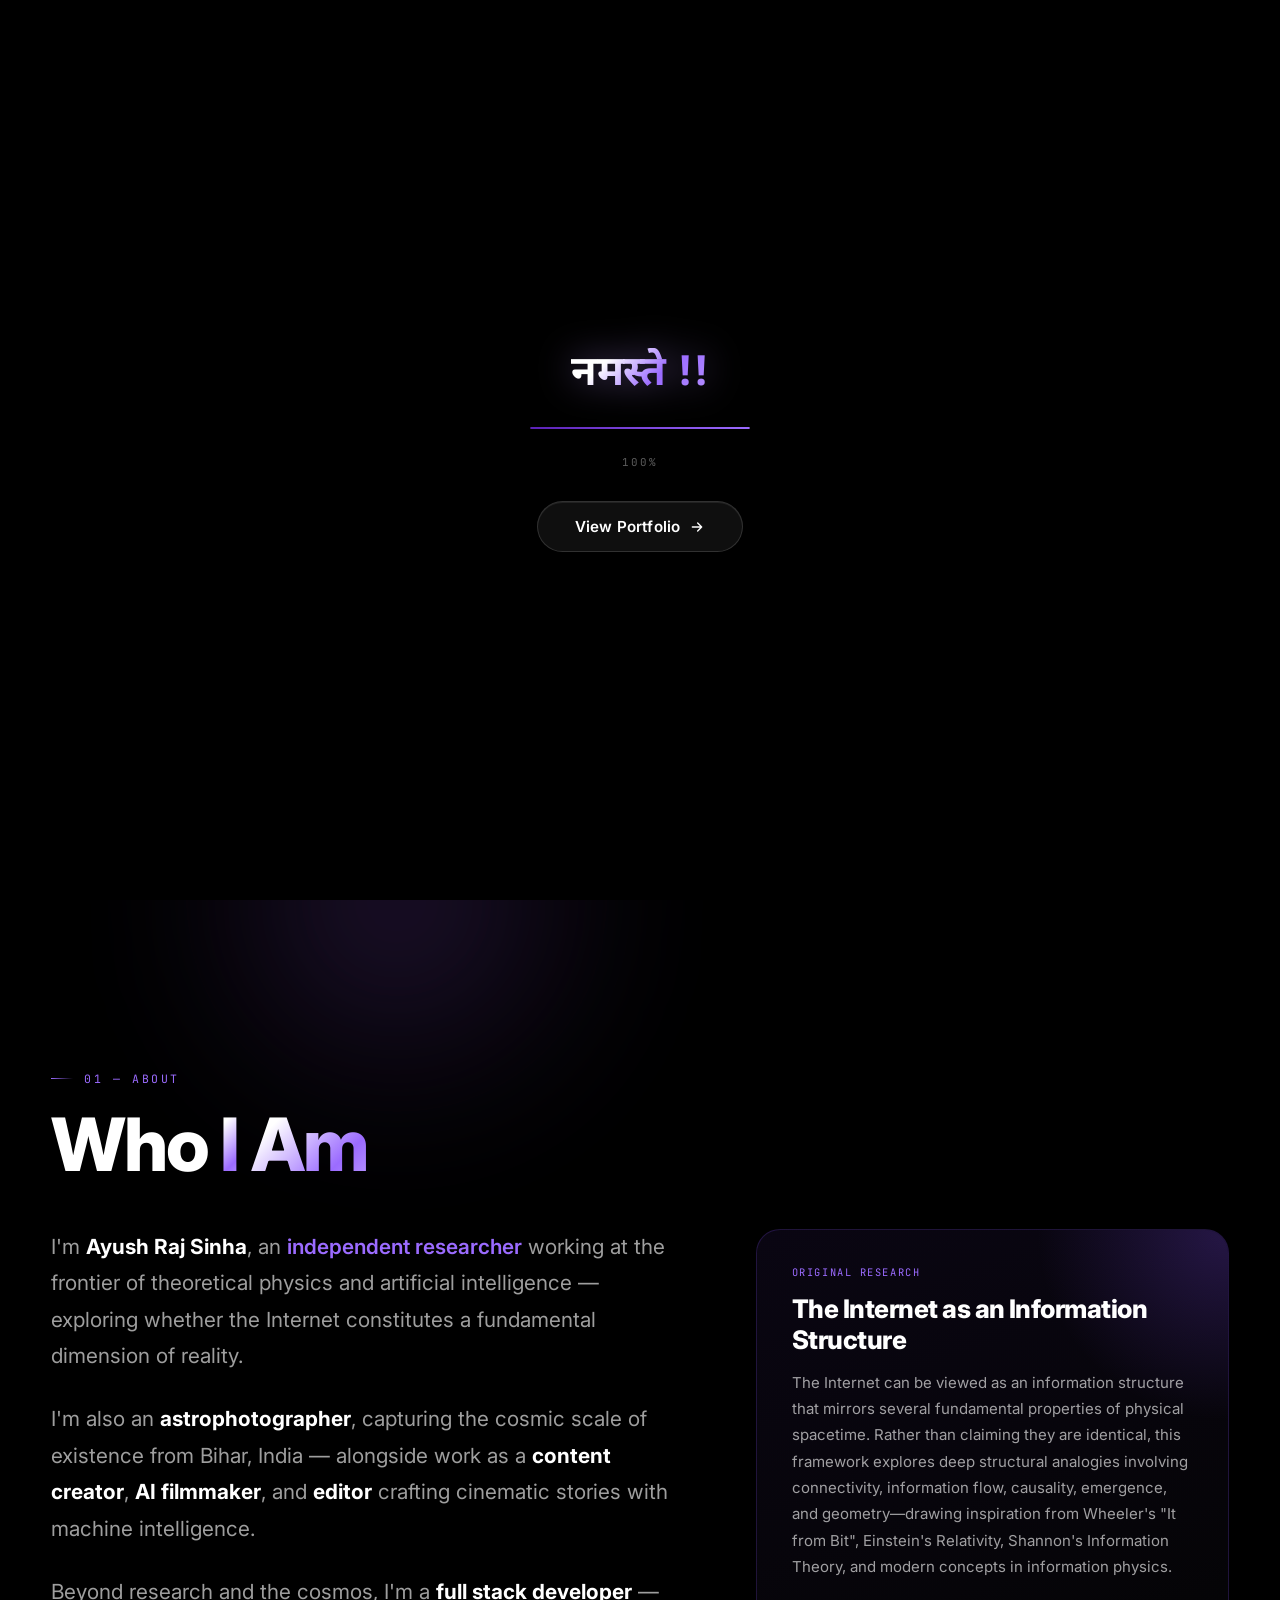
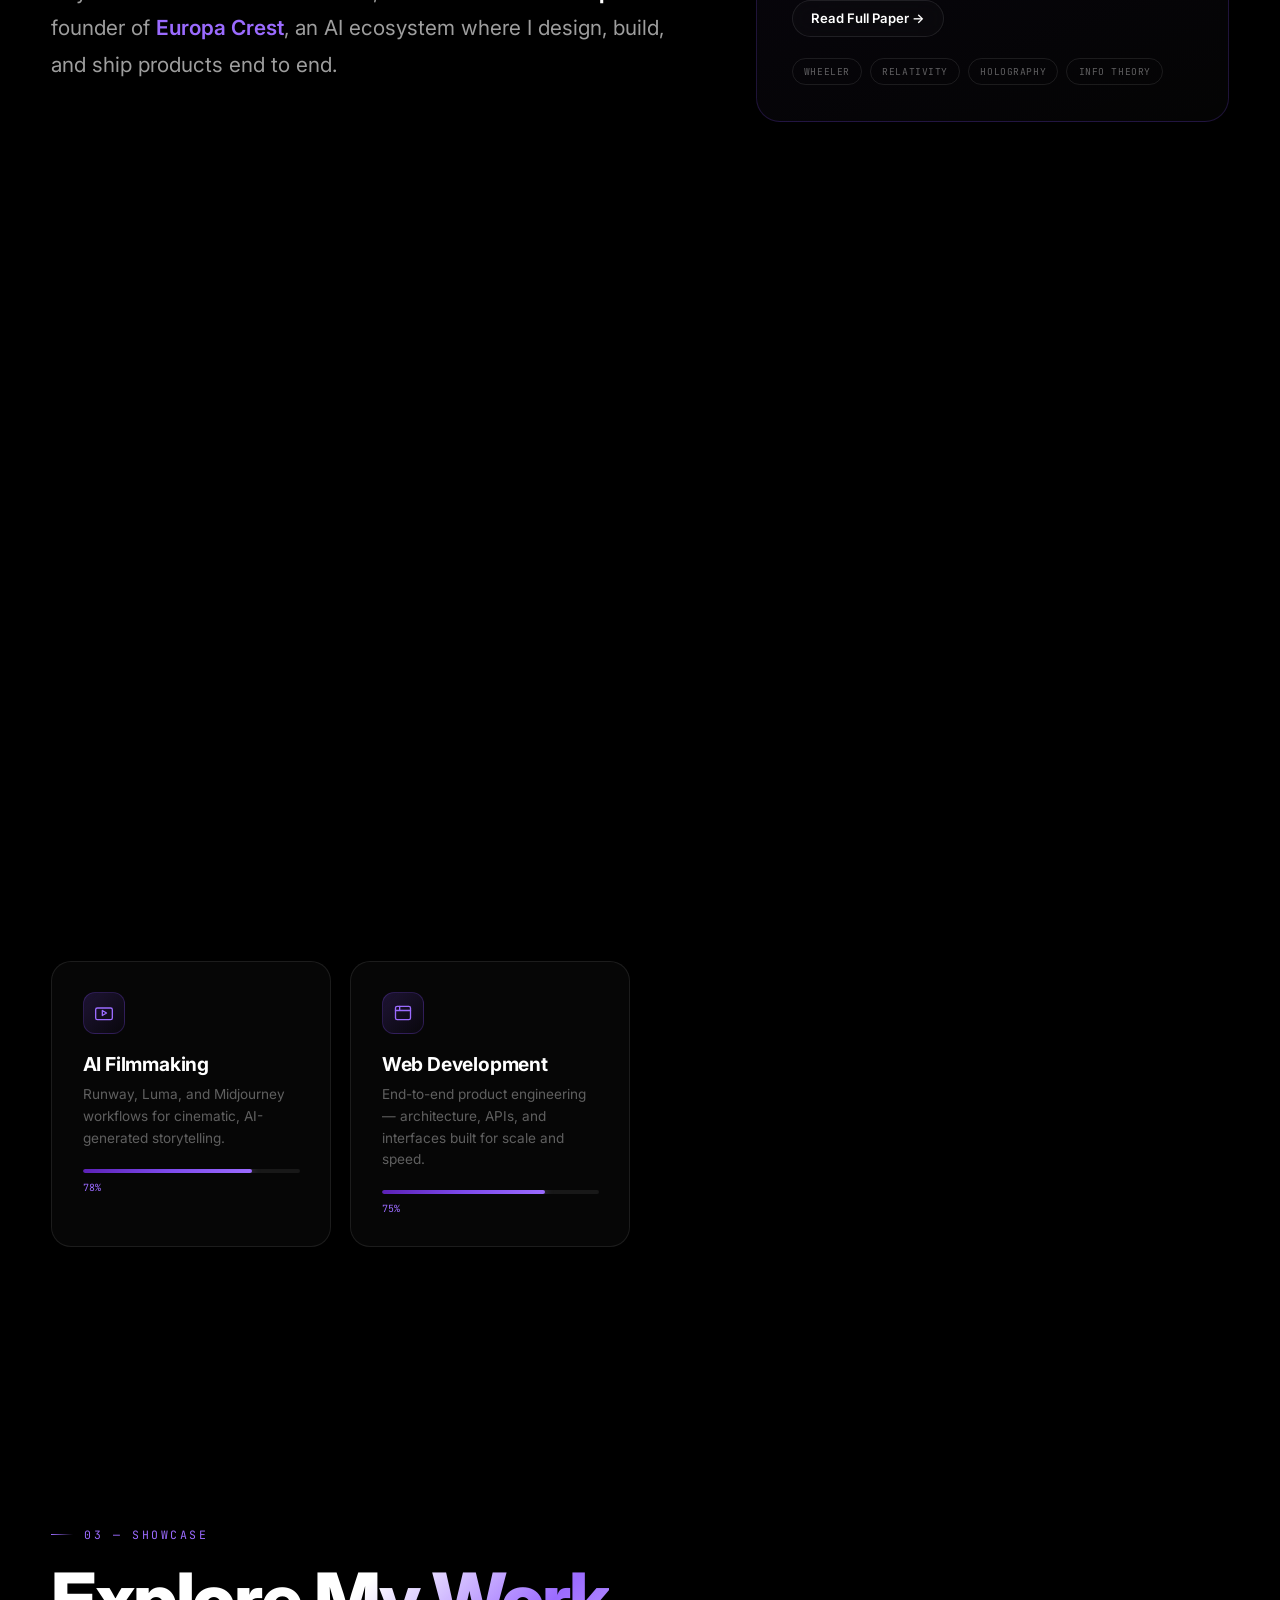
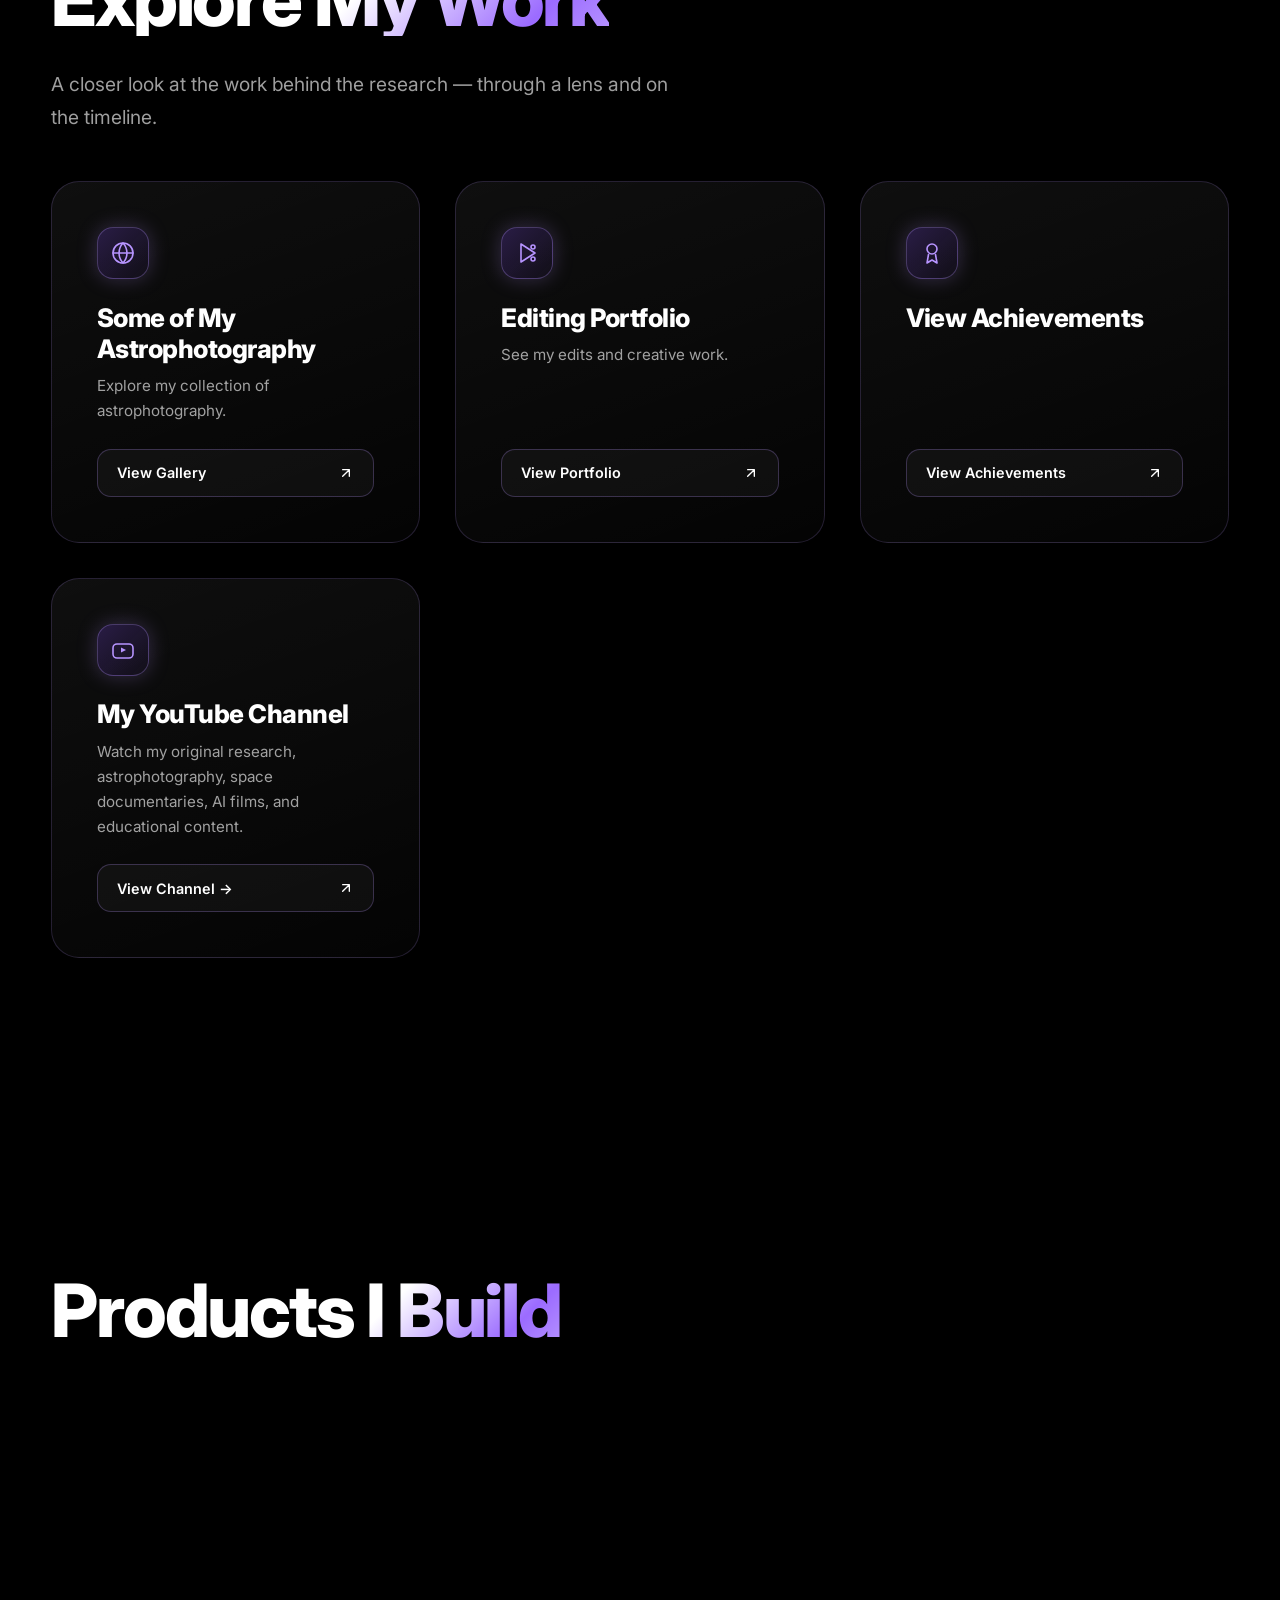
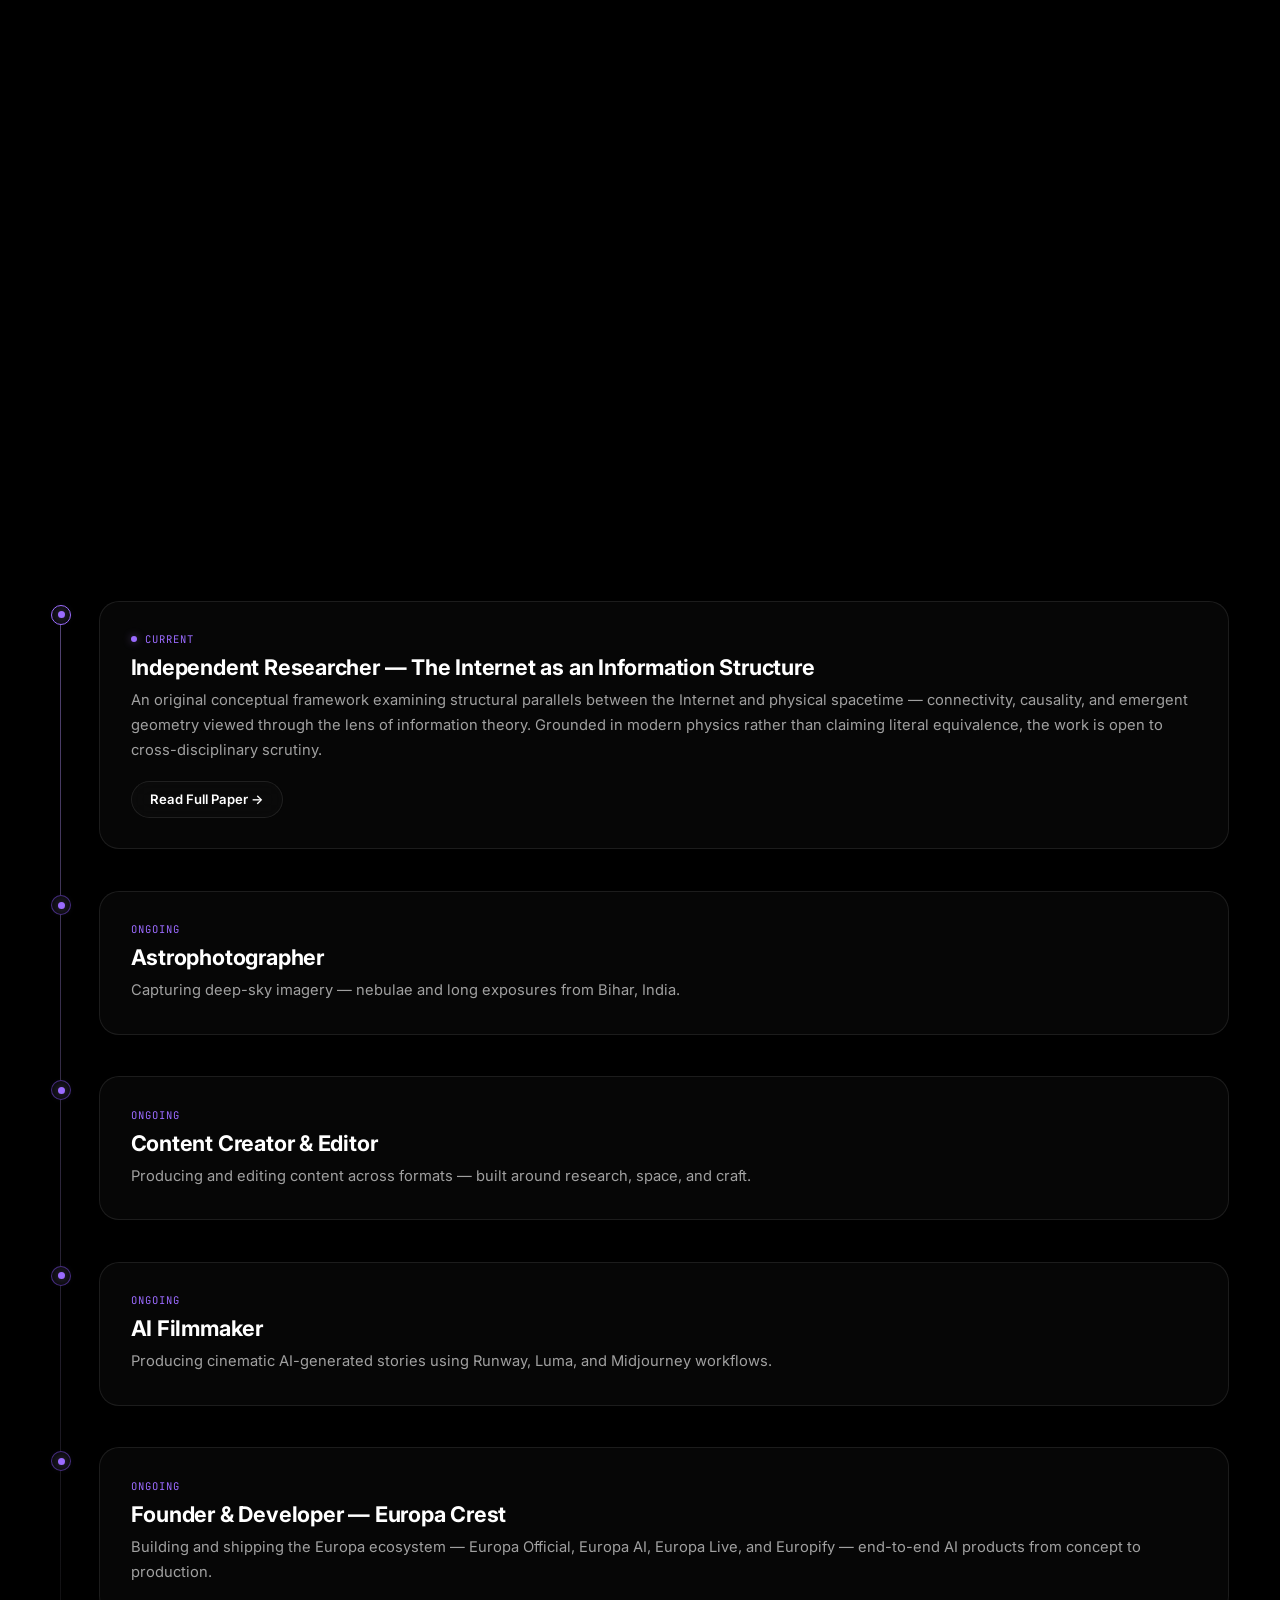
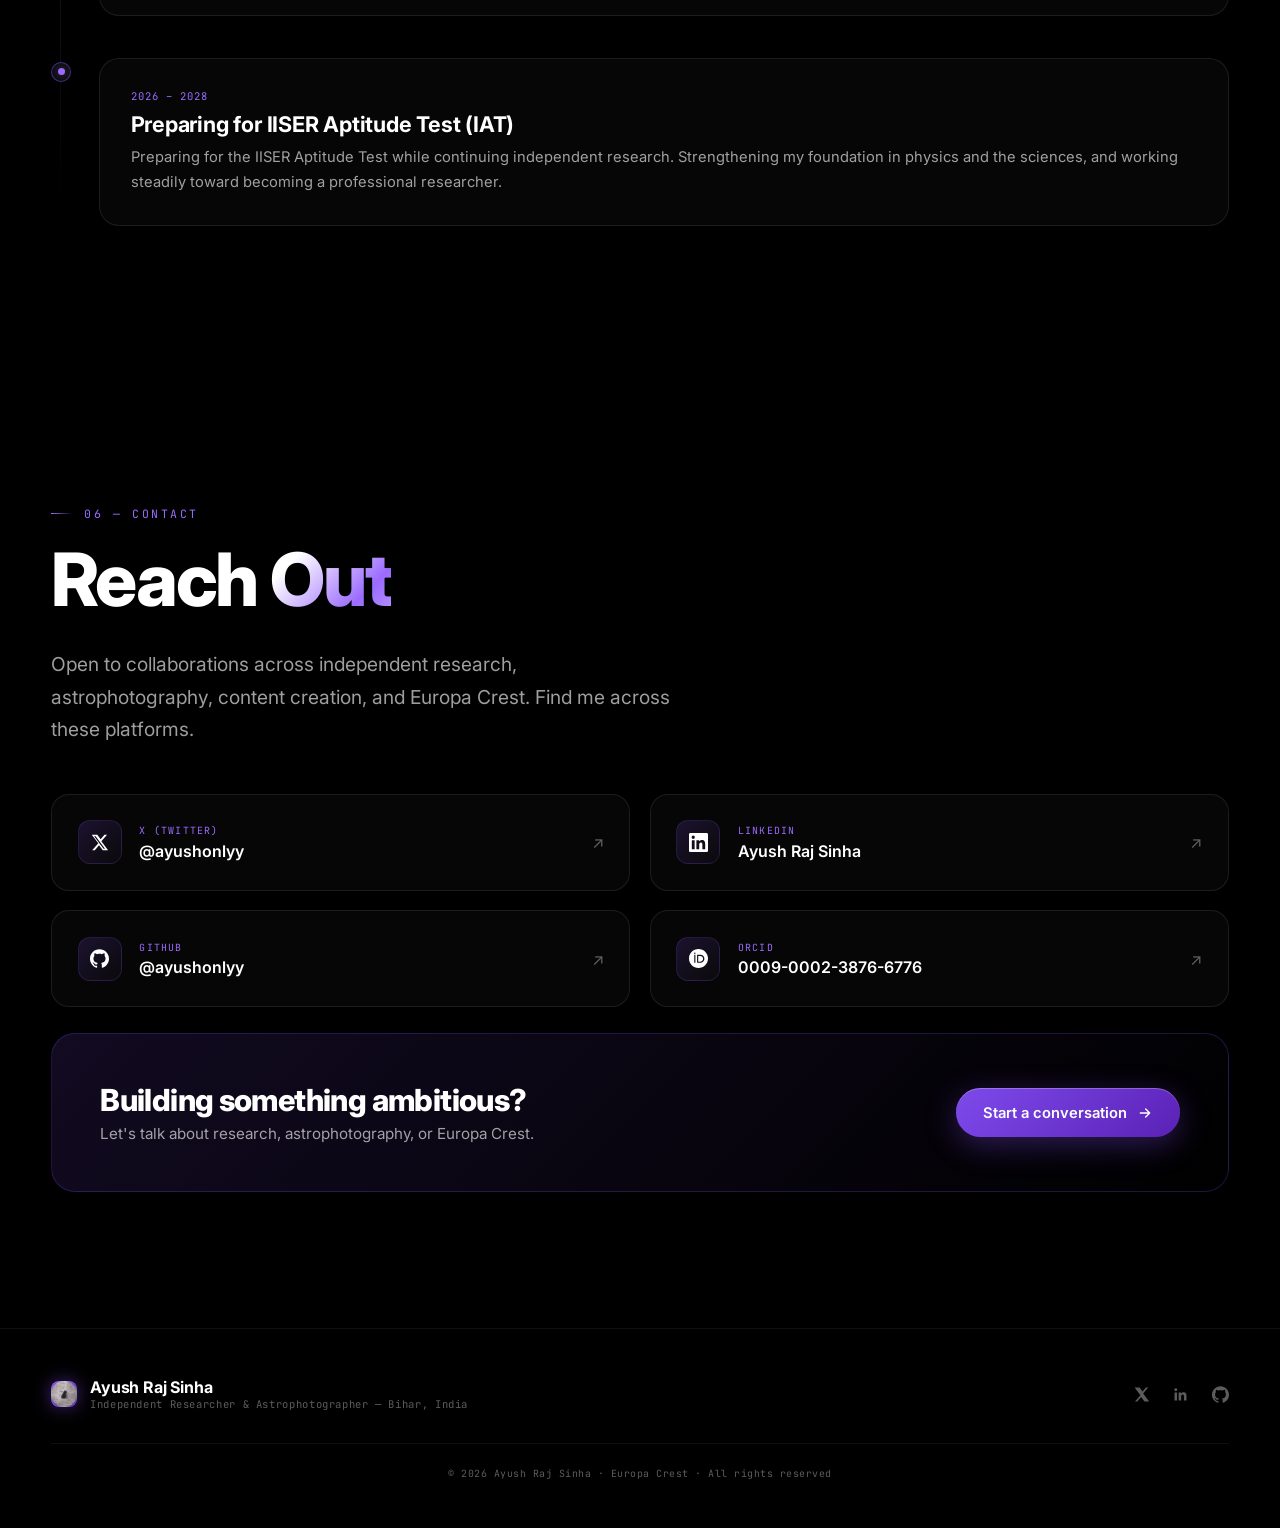
<file: index (3).html>
<!DOCTYPE html>
<html lang="en">
<head>
<meta charset="UTF-8">
<meta name="viewport" content="width=device-width, initial-scale=1.0, maximum-scale=1.0, viewport-fit=cover">
<title>Ayush Raj Sinha — Independent Researcher & Astrophotographer</title>
<meta name="description" content="Ayush Raj Sinha — Independent Researcher and Astrophotographer. Also a Content Creator, AI Filmmaker, Editor, and Full Stack Developer, and founder of Europa Crest.">
<link rel="icon" type="image/png" href="assets/images/logo.png">
<link rel="preconnect" href="https://fonts.googleapis.com">
<link rel="preconnect" href="https://fonts.gstatic.com" crossorigin>
<link href="https://fonts.googleapis.com/css2?family=Inter:wght@300;400;500;600;700;800;900&family=JetBrains+Mono:wght@400;500;600&family=Noto+Sans+Devanagari:wght@500;600;700&display=swap" rel="stylesheet">
<style>
  *, *::before, *::after { margin: 0; padding: 0; box-sizing: border-box; }

  :root {
    --bg: #000000;
    --surface: #0a0a0c;
    --surface-2: #0e0e12;
    --card: rgba(255,255,255,0.025);
    --card-hover: rgba(255,255,255,0.045);
    --border: rgba(255,255,255,0.09);
    --border-soft: rgba(255,255,255,0.06);
    --white: #ffffff;
    --dim: rgba(255,255,255,0.62);
    --faint: rgba(255,255,255,0.36);
    --ghost: rgba(255,255,255,0.16);
    --purple: #7D4AEB;
    --purple-2: #9B6BFF;
    --purple-3: #B794FF;
    --purple-deep: #5B21B6;
    --purple-glow: rgba(183,148,255,0.45);
    --purple-soft: rgba(125,74,235,0.12);
    --ease: cubic-bezier(0.16, 1, 0.3, 1);
    --ease-2: cubic-bezier(0.65, 0, 0.35, 1);
  }

  html { scroll-behavior: smooth; overflow-x: hidden; background: #000; }
  html.no-scroll { overflow: hidden; }

  body {
    background: var(--bg);
    color: var(--white);
    font-family: 'Inter', -apple-system, BlinkMacSystemFont, sans-serif;
    overflow-x: hidden;
    cursor: none;
    -webkit-font-smoothing: antialiased;
    text-rendering: optimizeLegibility;
  }
  @media (max-width: 860px), (hover: none) {
    body { cursor: auto; }
  }

  ::selection { background: var(--purple-glow); color: #fff; }

  a { color: inherit; }

  /* ============ REDUCED MOTION ============ */
  @media (prefers-reduced-motion: reduce) {
    *, *::before, *::after {
      animation-duration: 0.01ms !important;
      animation-iteration-count: 1 !important;
      transition-duration: 0.01ms !important;
      scroll-behavior: auto !important;
    }
  }

  /* ============ FOCUS ============ */
  a:focus-visible, button:focus-visible {
    outline: 2px solid var(--purple-2);
    outline-offset: 4px;
    border-radius: 4px;
  }

  /* ============ CUSTOM CURSOR ============ */
  .cursor-dot {
    position: fixed; top: 0; left: 0; z-index: 9999;
    width: 6px; height: 6px; background: var(--white); border-radius: 50%;
    transform: translate(-50%, -50%);
    pointer-events: none; transition: opacity 0.3s ease, background 0.3s ease;
  }
  .cursor-ring {
    position: fixed; top: 0; left: 0; z-index: 9998;
    width: 34px; height: 34px; border-radius: 50%;
    border: 1px solid rgba(255,255,255,0.35);
    transform: translate(-50%, -50%);
    pointer-events: none;
    transition: width 0.35s var(--ease), height 0.35s var(--ease), border-color 0.35s ease, background 0.35s ease, opacity 0.3s ease;
  }
  .cursor-ring.hover { width: 64px; height: 64px; border-color: var(--purple-glow); background: var(--purple-soft); }
  @media (max-width: 860px), (hover: none) {
    .cursor-dot, .cursor-ring { display: none; }
  }

  /* ============ MOUSE GLOW ============ */
  .mouse-glow {
    position: fixed; inset: 0; z-index: 1; pointer-events: none;
    background: radial-gradient(600px circle at var(--mx,50%) var(--my,50%), rgba(125,74,235,0.08), transparent 45%);
    transition: background 0.3s ease;
  }

  /* ============ GRADIENT MESH / AURORA BACKGROUND ============ */
  .aurora {
    position: fixed; inset: -10%; z-index: 0; pointer-events: none;
    filter: blur(90px) saturate(140%);
    opacity: 0.75;
  }
  .aurora-blob {
    position: absolute; border-radius: 50%;
    mix-blend-mode: screen;
    will-change: transform;
  }
  .aurora-blob.b1 {
    width: 46vw; height: 46vw; top: -8%; left: -6%;
    background: radial-gradient(circle, rgba(125,74,235,0.55), transparent 70%);
    animation: driftA 26s ease-in-out infinite;
  }
  .aurora-blob.b2 {
    width: 38vw; height: 38vw; top: 30%; right: -10%;
    background: radial-gradient(circle, rgba(91,33,182,0.45), transparent 70%);
    animation: driftB 32s ease-in-out infinite;
  }
  .aurora-blob.b3 {
    width: 34vw; height: 34vw; bottom: -12%; left: 20%;
    background: radial-gradient(circle, rgba(155,107,255,0.35), transparent 70%);
    animation: driftC 22s ease-in-out infinite;
  }
  @keyframes driftA {
    0%,100% { transform: translate(0,0) scale(1); }
    50% { transform: translate(6vw, 8vh) scale(1.15); }
  }
  @keyframes driftB {
    0%,100% { transform: translate(0,0) scale(1); }
    50% { transform: translate(-7vw, -5vh) scale(1.1); }
  }
  @keyframes driftC {
    0%,100% { transform: translate(0,0) scale(1); }
    50% { transform: translate(4vw, -8vh) scale(1.2); }
  }

  .grid-overlay {
    position: fixed; inset: 0; z-index: 0; pointer-events: none;
    background-image:
      linear-gradient(rgba(255,255,255,0.025) 1px, transparent 1px),
      linear-gradient(90deg, rgba(255,255,255,0.025) 1px, transparent 1px);
    background-size: 56px 56px;
    mask-image: radial-gradient(ellipse 70% 50% at 50% 0%, black, transparent 75%);
  }

  .noise {
    position: fixed; inset: 0; z-index: 2; pointer-events: none; opacity: 0.35;
    background-image: url("data:image/svg+xml,%3Csvg viewBox='0 0 256 256' xmlns='http://www.w3.org/2000/svg'%3E%3Cfilter id='n'%3E%3CfeTurbulence type='fractalNoise' baseFrequency='0.9' numOctaves='4' stitchTiles='stitch'/%3E%3C/filter%3E%3Crect width='100%25' height='100%25' filter='url(%23n)' opacity='0.03'/%3E%3C/svg%3E");
  }

  /* ============ SCROLLBAR ============ */
  ::-webkit-scrollbar { width: 4px; }
  ::-webkit-scrollbar-track { background: #000; }
  ::-webkit-scrollbar-thumb { background: linear-gradient(var(--purple-deep), var(--purple)); border-radius: 4px; }

  /* ============ SCROLL PROGRESS ============ */
  .scroll-progress {
    position: fixed; top: 0; left: 0; height: 2px; z-index: 1001;
    background: linear-gradient(90deg, var(--purple-deep), var(--purple), var(--purple-3));
    width: 0%;
    box-shadow: 0 0 12px var(--purple-glow);
    transition: width 0.08s linear;
  }

  /* ============ LOADER ============ */
  #loader {
    position: fixed; inset: 0; z-index: 10000;
    background: #000;
    display: flex; align-items: center; justify-content: center;
    flex-direction: column; gap: 1.6rem;
    transition: opacity 0.9s var(--ease), visibility 0.9s var(--ease);
  }
  #loader.hidden { opacity: 0; visibility: hidden; }
  .loader-mark {
    font-family: 'Noto Sans Devanagari', 'Inter', sans-serif; font-weight: 700;
    font-size: clamp(1.9rem, 6vw, 2.6rem);
    letter-spacing: -0.01em;
    background: linear-gradient(135deg, #fff 25%, var(--purple-2) 60%, var(--purple-3));
    -webkit-background-clip: text; background-clip: text; color: transparent;
    opacity: 0; filter: drop-shadow(0 0 18px var(--purple-glow));
    animation: loaderIn 0.9s var(--ease) forwards;
  }
  @keyframes loaderIn { to { opacity: 1; } }
  .loader-bar {
    width: min(220px, 60vw); height: 2px; background: rgba(255,255,255,0.08);
    border-radius: 2px; overflow: hidden; position: relative;
  }
  .loader-fill {
    position: absolute; top:0; left:0; height: 100%; width: 0%;
    background: linear-gradient(90deg, var(--purple-deep), var(--purple-2));
    border-radius: 2px; box-shadow: 0 0 10px var(--purple-glow);
  }
  .loader-pct {
    font-family: 'JetBrains Mono', monospace; font-size: 0.68rem;
    letter-spacing: 0.2em; color: var(--faint);
  }

  /* ============ ENTER EXPERIENCE BUTTON ============ */
  .enter-btn {
    opacity: 0; transform: translateY(14px) scale(0.97);
    pointer-events: none;
    margin-top: 0.4rem;
    padding: 0.95rem 2.3rem;
    font-family: 'Inter', sans-serif; font-weight: 600; font-size: 0.95rem;
    letter-spacing: 0.01em; color: var(--white);
    background: rgba(255,255,255,0.06);
    backdrop-filter: blur(18px) saturate(160%);
    -webkit-backdrop-filter: blur(18px) saturate(160%);
    border: 1px solid rgba(255,255,255,0.14);
    border-radius: 100px;
    box-shadow: 0 0 0 0 rgba(155,107,255,0), 0 8px 32px rgba(0,0,0,0.35), inset 0 1px 0 rgba(255,255,255,0.08);
    cursor: pointer;
    display: inline-flex; align-items: center; gap: 0.55rem;
    transition: opacity 0.9s var(--ease), transform 0.9s var(--ease), box-shadow 0.4s ease, background 0.4s ease, border-color 0.4s ease;
    animation: none;
  }
  .enter-btn.visible {
    opacity: 1; transform: translateY(0) scale(1); pointer-events: auto;
    animation: enterFloat 3.6s ease-in-out 1.2s infinite;
  }
  .enter-btn:hover {
    background: rgba(255,255,255,0.1);
    border-color: rgba(183,148,255,0.45);
    box-shadow: 0 0 0 1px rgba(155,107,255,0.25), 0 0 40px rgba(155,107,255,0.35), 0 10px 36px rgba(0,0,0,0.4), inset 0 1px 0 rgba(255,255,255,0.12);
    transform: translateY(-2px) scale(1.015);
  }
  .enter-btn:active { transform: translateY(0) scale(0.98); box-shadow: 0 0 0 1px rgba(155,107,255,0.2), 0 0 22px rgba(155,107,255,0.28), 0 4px 18px rgba(0,0,0,0.35); }
  .enter-btn svg { transition: transform 0.4s var(--ease); }
  .enter-btn:hover svg { transform: translateX(4px); }
  @keyframes enterFloat {
    0%, 100% { transform: translateY(0) scale(1); }
    50% { transform: translateY(-6px) scale(1); }
  }
  .enter-btn:hover, .enter-btn:active { animation-play-state: paused; }

  /* ============ MUSIC TOGGLE ============ */
  .music-toggle {
    width: 38px; height: 38px; border-radius: 50%;
    background: rgba(255,255,255,0.05);
    backdrop-filter: blur(14px) saturate(160%);
    -webkit-backdrop-filter: blur(14px) saturate(160%);
    border: 1px solid rgba(255,255,255,0.12);
    display: flex; align-items: center; justify-content: center;
    cursor: pointer; flex-shrink: 0;
    box-shadow: inset 0 1px 0 rgba(255,255,255,0.06);
    transition: background 0.35s ease, border-color 0.35s ease, box-shadow 0.35s ease, transform 0.35s var(--ease);
    opacity: 0; pointer-events: none;
  }
  .music-toggle.visible { opacity: 1; pointer-events: auto; }
  .music-toggle:hover {
    background: rgba(255,255,255,0.09);
    border-color: rgba(183,148,255,0.4);
    box-shadow: 0 0 18px rgba(155,107,255,0.3), inset 0 1px 0 rgba(255,255,255,0.1);
    transform: scale(1.06);
  }
  .music-toggle svg { width: 16px; height: 16px; color: var(--dim); transition: color 0.3s ease; }
  .music-toggle:hover svg { color: var(--white); }
  .music-toggle .icon-muted { display: none; }
  .music-toggle.muted .icon-on { display: none; }
  .music-toggle.muted .icon-muted { display: block; }

  /* ============ PAGE TRANSITION VEIL ============ */
  #veil {
    position: fixed; inset: 0; z-index: 9500; pointer-events: none;
    background: #000; opacity: 0; transform: scaleY(0); transform-origin: top;
  }

  /* ============ NAV ============ */
  nav {
    position: fixed; top: 0; left: 0; right: 0; z-index: 500;
    padding: 1.1rem clamp(1.2rem, 4vw, 3rem);
    display: flex; align-items: center; justify-content: space-between;
    transition: background 0.5s ease, backdrop-filter 0.5s ease, border-color 0.5s ease, padding 0.4s ease;
    border-bottom: 1px solid transparent;
  }
  nav.scrolled {
    background: rgba(0,0,0,0.55);
    backdrop-filter: blur(20px) saturate(160%);
    -webkit-backdrop-filter: blur(20px) saturate(160%);
    border-bottom: 1px solid var(--border-soft);
    padding-top: 0.85rem; padding-bottom: 0.85rem;
  }
  .nav-logo {
    display: flex; align-items: center; gap: 0.6rem;
    font-weight: 700; font-size: 1rem; letter-spacing: -0.01em;
    text-decoration: none; color: var(--white);
  }
  .nav-logo-mark {
    width: 26px; height: 26px; border-radius: 8px;
    background: linear-gradient(135deg, var(--purple), var(--purple-deep));
    display: flex; align-items: center; justify-content: center;
    font-size: 0.68rem; font-weight: 800; letter-spacing: 0;
    box-shadow: 0 0 18px rgba(125,74,235,0.5), inset 0 0 0 1px rgba(255,255,255,0.15);
    overflow: hidden; flex-shrink: 0;
  }
  .nav-logo-mark img {
    width: 100%; height: 100%; object-fit: cover; display: block; border-radius: inherit;
  }
  .nav-links {
    display: flex; gap: clamp(1.4rem, 3vw, 2.4rem); list-style: none;
  }
  .nav-links a {
    font-family: 'JetBrains Mono', monospace;
    font-size: 0.72rem; letter-spacing: 0.04em;
    color: var(--dim); text-decoration: none;
    position: relative; transition: color 0.3s ease; display: inline-block;
  }
  .nav-links a::after {
    content: ''; position: absolute; bottom: -6px; left: 0;
    width: 0; height: 1px; background: var(--purple-2);
    box-shadow: 0 0 8px var(--purple-glow);
    transition: width 0.35s var(--ease);
  }
  .nav-links a:hover { color: var(--white); }
  .nav-links a:hover::after { width: 100%; }
  .nav-cta {
    display: inline-flex; align-items: center; gap: 0.5rem;
    font-family: 'JetBrains Mono', monospace; font-size: 0.68rem;
    letter-spacing: 0.05em; color: var(--white); text-decoration: none;
    padding: 0.55rem 1.1rem; border-radius: 100px;
    border: 1px solid var(--border);
    background: rgba(255,255,255,0.03);
    transition: border-color 0.3s ease, background 0.3s ease, transform 0.3s ease, box-shadow 0.3s ease;
  }
  .nav-cta:hover {
    border-color: var(--purple-glow); background: var(--purple-soft);
    transform: translateY(-2px); box-shadow: 0 8px 24px rgba(125,74,235,0.25);
  }
  .nav-links-mobile-only { display: none; }

  /* ============ SECTION BASE ============ */
  section {
    position: relative; z-index: 3;
    padding: clamp(5rem, 11vw, 8.5rem) clamp(1.3rem, 5vw, 3.2rem);
    max-width: 1280px; margin: 0 auto;
  }

  .eyebrow {
    font-family: 'JetBrains Mono', monospace;
    font-size: 0.72rem; letter-spacing: 0.22em; text-transform: uppercase;
    color: var(--purple-2);
    display: inline-flex; align-items: center; gap: 0.7rem;
    margin-bottom: 1.4rem;
    opacity: 0; transform: translateY(16px);
    transition: opacity 0.7s var(--ease), transform 0.7s var(--ease);
  }
  .eyebrow.visible { opacity: 1; transform: translateY(0); }
  .eyebrow::before {
    content: ''; width: 22px; height: 1px;
    background: linear-gradient(90deg, var(--purple-2), transparent);
  }

  .section-heading {
    font-weight: 800; letter-spacing: -0.03em; line-height: 0.98;
    font-size: clamp(2.4rem, 6.4vw, 4.6rem);
    margin-bottom: clamp(1.4rem, 3vw, 2rem);
  }
  .section-heading .word { display: inline-block; overflow: hidden; vertical-align: top; }
  .section-heading .word span {
    display: inline-block;
    transform: translateY(110%);
    transition: transform 0.9s var(--ease);
  }
  .section-heading.visible .word span { transform: translateY(0); }
  .grad-text {
    background: linear-gradient(135deg, #fff 20%, var(--purple-2) 75%, var(--purple-3));
    -webkit-background-clip: text; background-clip: text; color: transparent;
  }

  .section-sub {
    font-size: clamp(1rem, 1.6vw, 1.2rem);
    color: var(--dim); max-width: 620px; line-height: 1.7; font-weight: 400;
    opacity: 0; transform: translateY(16px);
    transition: opacity 0.8s var(--ease) 0.15s, transform 0.8s var(--ease) 0.15s;
  }
  .section-sub.visible { opacity: 1; transform: translateY(0); }

  /* ============ HERO ============ */
  #hero {
    min-height: 100svh; max-width: 100%;
    display: flex; flex-direction: column; justify-content: center;
    padding-top: 7rem; position: relative; overflow: hidden;
  }

  .hero-star-field { position: absolute; inset: 0; z-index: 0; overflow: hidden; }
  .star {
    position: absolute; background: #fff; border-radius: 50%;
    animation: twinkle var(--d) ease-in-out infinite alternate;
  }
  @keyframes twinkle {
    0% { opacity: var(--min-o); transform: scale(1); }
    100% { opacity: var(--max-o); transform: scale(1.4); }
  }

  .hero-inner { position: relative; z-index: 3; }

  .hero-eyebrow {
    font-family: 'JetBrains Mono', monospace;
    font-size: 0.75rem; letter-spacing: 0.24em; text-transform: uppercase;
    color: var(--purple-2);
    display: inline-flex; align-items: center; gap: 0.7rem;
    padding: 0.5rem 1rem; border-radius: 100px;
    border: 1px solid var(--border);
    background: rgba(125,74,235,0.06);
    backdrop-filter: blur(10px);
    margin-bottom: clamp(1.6rem, 4vw, 2.4rem);
    opacity: 0; animation: fadeUp 1s var(--ease) 0.2s forwards;
  }
  .hero-eyebrow .dot {
    width: 6px; height: 6px; border-radius: 50%; background: var(--purple-2);
    box-shadow: 0 0 8px var(--purple-glow);
    animation: pulse 2s ease-in-out infinite;
  }

  .hero-name {
    font-weight: 900; letter-spacing: -0.045em; line-height: 0.95;
    font-size: clamp(3rem, 11vw, 7.6rem);
  }
  .hero-name .line { display: block; overflow: hidden; padding-bottom: 0.05em; }
  .hero-name .line span {
    display: inline-block; transform: translateY(115%) rotate(3deg);
    transition: transform 1s var(--ease);
  }
  .hero-name .line span.reveal { transform: translateY(0) rotate(0); }
  .hero-name .line:nth-child(1) span { transition-delay: 0.05s; }
  .hero-name .line:nth-child(2) span {
    transition-delay: 0.18s;
    background: linear-gradient(135deg, #fff 10%, var(--purple-2) 60%, var(--purple-3));
    -webkit-background-clip: text; background-clip: text; color: transparent;
  }

  .hero-role {
    font-size: clamp(1.1rem, 2.6vw, 1.5rem);
    font-weight: 600; color: var(--white);
    margin-top: clamp(1.1rem, 3vw, 1.6rem);
    opacity: 0; animation: fadeUp 1s var(--ease) 0.55s forwards;
    display: flex; align-items: center; gap: 0.6rem; flex-wrap: wrap;
  }
  .hero-role .pill {
    display: inline-flex; align-items: center; gap: 0.5rem;
    padding: 0.3rem 0.85rem; border-radius: 100px;
    background: linear-gradient(135deg, rgba(125,74,235,0.18), rgba(91,33,182,0.08));
    border: 1px solid rgba(125,74,235,0.3);
    font-size: 0.9em;
  }
  .hero-role .pill-primary {
    font-weight: 700; color: #fff;
    background: linear-gradient(135deg, var(--purple), var(--purple-deep));
    border: 1px solid rgba(183,148,255,0.5);
    box-shadow: 0 0 24px var(--purple-glow), inset 0 1px 0 rgba(255,255,255,0.2);
  }

  .hero-tags {
    font-family: 'JetBrains Mono', monospace;
    font-size: clamp(0.72rem, 1.4vw, 0.85rem);
    color: var(--dim); letter-spacing: 0.02em;
    margin-top: clamp(1rem, 2.5vw, 1.4rem);
    max-width: 640px; line-height: 1.9;
    opacity: 0; animation: fadeUp 1s var(--ease) 0.75s forwards;
  }
  .hero-tags .sep { color: var(--purple-2); margin: 0 0.5em; }

  .hero-desc {
    font-size: clamp(1rem, 1.7vw, 1.15rem);
    color: var(--dim); max-width: 580px; line-height: 1.8;
    margin-top: clamp(1.4rem, 3vw, 2rem);
    opacity: 0; animation: fadeUp 1s var(--ease) 0.9s forwards;
  }

  .hero-cta-row {
    display: flex; gap: 1rem; flex-wrap: wrap;
    margin-top: clamp(2rem, 4.5vw, 2.8rem);
    opacity: 0; animation: fadeUp 1s var(--ease) 1.05s forwards;
  }

  .btn {
    position: relative; display: inline-flex; align-items: center; gap: 0.6rem;
    font-family: 'Inter', sans-serif; font-weight: 600; font-size: 0.92rem;
    padding: 0.95rem 1.7rem; border-radius: 100px; text-decoration: none;
    cursor: none; overflow: hidden; isolation: isolate;
    transition: transform 0.4s var(--ease), box-shadow 0.4s var(--ease);
  }
  @media (max-width: 860px), (hover: none) { .btn { cursor: pointer; } }
  .btn-primary {
    color: #fff;
    background: linear-gradient(135deg, var(--purple), var(--purple-deep));
    box-shadow: 0 8px 30px rgba(125,74,235,0.35), inset 0 1px 0 rgba(255,255,255,0.25);
  }
  .btn-primary::before {
    content: ''; position: absolute; inset: 0; z-index: -1;
    background: linear-gradient(135deg, var(--purple-2), var(--purple));
    opacity: 0; transition: opacity 0.4s ease;
  }
  .btn-primary:hover { transform: translateY(-3px) scale(1.02); box-shadow: 0 14px 40px rgba(125,74,235,0.5); }
  .btn-primary:hover::before { opacity: 1; }
  .btn-primary span { position: relative; z-index: 1; display: inline-flex; align-items: center; gap: 0.6rem; }
  .btn-ghost {
    color: var(--white); background: rgba(255,255,255,0.02);
    border: 1px solid var(--border);
    backdrop-filter: blur(10px);
  }
  .btn-ghost:hover { border-color: var(--purple-glow); background: var(--purple-soft); transform: translateY(-3px); }

  .hero-scroll-cue {
    position: absolute; bottom: clamp(1.6rem, 4vw, 2.6rem); left: clamp(1.3rem, 5vw, 3.2rem);
    display: flex; align-items: center; gap: 0.9rem;
    opacity: 0; animation: fadeUp 1s var(--ease) 1.3s forwards;
    z-index: 3;
  }
  .scroll-cue-line { width: 40px; height: 1px; background: var(--ghost); position: relative; overflow: hidden; }
  .scroll-cue-line::after {
    content: ''; position: absolute; top:0; left: -100%; width: 100%; height: 100%;
    background: var(--purple-2); box-shadow: 0 0 8px var(--purple-glow);
    animation: scanLine 2.2s ease-in-out 1.8s infinite;
  }
  @keyframes scanLine { 0% { left: -100%; } 100% { left: 100%; } }
  .scroll-cue-text {
    font-family: 'JetBrains Mono', monospace; font-size: 0.62rem;
    letter-spacing: 0.2em; text-transform: uppercase; color: var(--faint);
  }

  @keyframes fadeUp { from { opacity: 0; transform: translateY(26px); } to { opacity: 1; transform: translateY(0); } }
  @keyframes pulse { 0%,100% { box-shadow: 0 0 0 0 rgba(125,74,235,0.6);} 50% { box-shadow: 0 0 0 7px rgba(125,74,235,0);} }

  /* ============ ABOUT ============ */
  .about-grid {
    display: grid; grid-template-columns: 1.15fr 0.85fr; gap: clamp(2rem, 5vw, 4rem);
    align-items: start; margin-top: clamp(2rem, 4vw, 3rem);
  }
  @media (max-width: 860px) { .about-grid { grid-template-columns: 1fr; } }

  .about-copy p {
    font-size: clamp(1.05rem, 2vw, 1.3rem); line-height: 1.75; font-weight: 400;
    color: var(--dim); margin-bottom: 1.3em;
    opacity: 0; transform: translateY(24px);
    transition: opacity 0.8s var(--ease), transform 0.8s var(--ease);
  }
  .about-copy p.visible { opacity: 1; transform: translateY(0); }
  .about-copy p:nth-child(2) { transition-delay: 0.12s; }
  .about-copy p:nth-child(3) { transition-delay: 0.24s; }
  .about-copy strong { color: var(--white); font-weight: 700; }
  .about-copy em {
    font-style: normal; color: var(--purple-2); font-weight: 600;
  }

  .research-card {
    border-radius: 24px; padding: clamp(1.6rem, 3.5vw, 2.2rem);
    background: linear-gradient(160deg, rgba(125,74,235,0.08), rgba(255,255,255,0.015));
    border: 1px solid rgba(125,74,235,0.22);
    position: relative; overflow: hidden;
    opacity: 0; transform: translateY(30px) scale(0.98);
    transition: opacity 0.9s var(--ease), transform 0.9s var(--ease);
  }
  .research-card.visible { opacity: 1; transform: translateY(0) scale(1); }
  .research-card::before {
    content: ''; position: absolute; top: -40%; right: -40%; width: 80%; height: 80%;
    background: radial-gradient(circle, rgba(125,74,235,0.25), transparent 70%);
    animation: float 8s ease-in-out infinite alternate;
  }
  .research-tag {
    font-family: 'JetBrains Mono', monospace; font-size: 0.65rem;
    letter-spacing: 0.15em; text-transform: uppercase; color: var(--purple-2);
    margin-bottom: 0.9rem; position: relative; z-index: 1;
  }
  .research-title {
    font-weight: 800; font-size: clamp(1.3rem, 2.6vw, 1.6rem);
    letter-spacing: -0.02em; margin-bottom: 0.9rem; position: relative; z-index: 1;
  }
  .research-body {
    font-size: 0.94rem; line-height: 1.75; color: var(--dim); position: relative; z-index: 1;
  }
  .research-btn {
    display: inline-flex; position: relative; z-index: 1;
    margin-top: 1.2rem; padding: 0.6rem 1.15rem; font-size: 0.82rem;
  }
  .research-pillars {
    display: flex; flex-wrap: wrap; gap: 0.5rem; margin-top: 1.3rem; position: relative; z-index: 1;
  }
  .research-pillars span {
    font-family: 'JetBrains Mono', monospace; font-size: 0.6rem; letter-spacing: 0.06em;
    padding: 0.4rem 0.7rem; border-radius: 100px; border: 1px solid var(--border);
    color: var(--faint); text-transform: uppercase;
  }
  @keyframes float { to { transform: translateY(-20px) translateX(-10px); } }

  /* ============ SKILLS ============ */
  .skills-grid {
    display: grid; grid-template-columns: repeat(auto-fit, minmax(min(100%, 230px), 1fr));
    gap: clamp(0.9rem, 2vw, 1.2rem); margin-top: clamp(2rem, 4vw, 3rem);
  }
  .skill-card {
    border-radius: 20px; padding: clamp(1.5rem, 3.5vw, 1.9rem);
    background: var(--card); border: 1px solid var(--border);
    position: relative; overflow: hidden;
    opacity: 0; transform: translateY(36px);
    transition: opacity 0.7s var(--ease), transform 0.7s var(--ease), border-color 0.4s ease, background 0.4s ease, box-shadow 0.4s ease;
  }
  .skill-card.visible { opacity: 1; transform: translateY(0); }
  .skill-card::before {
    content: ''; position: absolute; inset: -1px; border-radius: 20px; padding: 1px;
    background: linear-gradient(135deg, var(--purple-glow), transparent 50%);
    -webkit-mask: linear-gradient(#000 0 0) content-box, linear-gradient(#000 0 0);
    -webkit-mask-composite: xor; mask-composite: exclude;
    opacity: 0; transition: opacity 0.4s ease; pointer-events: none;
  }
  .skill-card:hover {
    border-color: rgba(125,74,235,0.35); background: var(--card-hover);
    transform: translateY(-6px); box-shadow: 0 20px 50px rgba(125,74,235,0.14);
  }
  .skill-card:hover::before { opacity: 1; }
  .skill-icon {
    width: 42px; height: 42px; border-radius: 12px; margin-bottom: 1.1rem;
    display: flex; align-items: center; justify-content: center;
    background: linear-gradient(135deg, rgba(125,74,235,0.2), rgba(125,74,235,0.03));
    border: 1px solid rgba(125,74,235,0.25); color: var(--purple-2);
    transition: transform 0.4s var(--ease);
  }
  .skill-card:hover .skill-icon { transform: scale(1.1) rotate(-6deg); }
  .skill-icon svg { width: 20px; height: 20px; }
  .skill-name { font-weight: 700; font-size: clamp(1.05rem, 2.4vw, 1.2rem); letter-spacing: -0.01em; margin-bottom: 0.5rem; }
  .skill-desc { font-size: 0.85rem; color: var(--faint); line-height: 1.6; margin-bottom: 1.2rem; }
  .skill-bar { height: 4px; border-radius: 4px; background: rgba(255,255,255,0.07); overflow: hidden; position: relative; }
  .skill-fill {
    height: 100%; border-radius: 4px; width: 0; position: relative; overflow: hidden;
    background: linear-gradient(90deg, var(--purple-deep), var(--purple), var(--purple-2));
    box-shadow: 0 0 10px var(--purple-glow);
    transition: width 1.4s var(--ease) 0.3s;
  }
  .skill-card.visible .skill-fill { width: var(--w); }
  .skill-fill::after {
    content: ''; position: absolute; inset: 0;
    background: linear-gradient(90deg, transparent, rgba(255,255,255,0.65), transparent);
    width: 40%; transform: translateX(-150%);
    opacity: 0;
  }
  .skill-card.visible .skill-fill::after {
    animation: shimmerSweep 1.9s ease-in-out 1.7s infinite;
    opacity: 1;
  }
  @keyframes shimmerSweep {
    0% { transform: translateX(-150%); }
    60%, 100% { transform: translateX(350%); }
  }
  .skill-pct {
    font-family: 'JetBrains Mono', monospace; font-size: 0.62rem; color: var(--purple-2);
    margin-top: 0.5rem; display: block;
  }

  /* Primary domain card — Research gets strongest visual emphasis */
  .skill-card-primary {
    border-color: rgba(125,74,235,0.4);
    background: linear-gradient(160deg, rgba(125,74,235,0.1), rgba(255,255,255,0.02));
    box-shadow: 0 0 0 1px rgba(183,148,255,0.12), 0 20px 60px rgba(125,74,235,0.16);
  }
  .skill-card-primary .skill-icon {
    background: linear-gradient(135deg, var(--purple), var(--purple-deep));
    border-color: rgba(183,148,255,0.5); color: #fff;
    box-shadow: 0 0 18px var(--purple-glow);
  }
  .skill-card-primary .skill-name {
    background: linear-gradient(135deg, #fff 30%, var(--purple-2));
    -webkit-background-clip: text; background-clip: text; color: transparent;
  }
  .skill-card-primary:hover {
    border-color: rgba(183,148,255,0.55);
    box-shadow: 0 24px 60px rgba(125,74,235,0.3);
  }

  /* ============ SHOWCASE ============ */
  .showcase-grid {
    display: grid; grid-template-columns: repeat(auto-fit, minmax(min(100%, 320px), 1fr));
    gap: clamp(1.3rem, 3vw, 2.2rem); margin-top: clamp(2rem, 4vw, 3rem);
  }
  .showcase-card {
    position: relative; border-radius: 28px; overflow: hidden;
    padding: clamp(2rem, 4.5vw, 2.8rem);
    background: linear-gradient(160deg, rgba(255,255,255,0.06), rgba(255,255,255,0.015));
    backdrop-filter: blur(22px) saturate(160%);
    -webkit-backdrop-filter: blur(22px) saturate(160%);
    border: 1px solid rgba(183,148,255,0.18);
    text-decoration: none; color: var(--white);
    display: flex; flex-direction: column; min-height: 280px;
    opacity: 0; transform: translateY(50px) scale(0.96);
    transition: opacity 0.8s var(--ease), transform 0.55s var(--ease), border-color 0.4s ease, box-shadow 0.5s ease;
    isolation: isolate;
  }
  .showcase-card.visible { opacity: 1; transform: translateY(0) scale(1); }
  .showcase-card:nth-child(2) { transition-delay: 0.1s; }
  .showcase-card:nth-child(3) { transition-delay: 0.2s; }
  .showcase-card:nth-child(4) { transition-delay: 0.3s; }
  .showcase-spacer { flex: 1 1 auto; }

  .showcase-card::before {
    content: ''; position: absolute; inset: 0; z-index: -2; border-radius: 28px;
    padding: 1.5px;
    background: conic-gradient(from var(--angle,0deg), transparent 0%, var(--purple-3) 12%, transparent 26%);
    -webkit-mask: linear-gradient(#000 0 0) content-box, linear-gradient(#000 0 0);
    -webkit-mask-composite: xor; mask-composite: exclude;
    opacity: 0; transition: opacity 0.5s ease;
    animation: spin 4s linear infinite;
  }
  .showcase-card::after {
    content: ''; position: absolute; inset: 0; z-index: -1; border-radius: 28px;
    background: radial-gradient(600px circle at var(--px,50%) var(--py,50%), rgba(125,74,235,0.22), transparent 60%);
    opacity: 0; transition: opacity 0.4s ease;
  }
  .showcase-card:hover {
    transform: translateY(-12px) scale(1.02);
    box-shadow: 0 30px 80px rgba(125,74,235,0.28), 0 0 0 1px rgba(183,148,255,0.2);
    animation: floatCard 3.4s ease-in-out infinite;
  }
  .showcase-card:hover::before { opacity: 1; }
  .showcase-card:hover::after { opacity: 1; }

  .showcase-icon {
    width: 52px; height: 52px; border-radius: 16px; margin-bottom: 1.4rem;
    display: flex; align-items: center; justify-content: center;
    background: linear-gradient(135deg, rgba(125,74,235,0.25), rgba(125,74,235,0.05));
    border: 1px solid rgba(183,148,255,0.3); color: var(--purple-3);
    box-shadow: 0 0 20px rgba(183,148,255,0.25);
    transition: transform 0.4s var(--ease);
  }
  .showcase-card:hover .showcase-icon { transform: scale(1.1) rotate(-6deg); }
  .showcase-icon svg { width: 24px; height: 24px; }

  .showcase-title { font-weight: 800; font-size: clamp(1.3rem, 2.6vw, 1.6rem); letter-spacing: -0.02em; margin-bottom: 0.6rem; }
  .showcase-sub { font-size: 0.95rem; color: var(--dim); line-height: 1.65; flex: 1; margin-bottom: 1.6rem; }
  .showcase-btn {
    display: inline-flex; align-items: center; justify-content: space-between; gap: 1rem;
    padding: 0.9rem 1.2rem; border-radius: 14px;
    background: rgba(255,255,255,0.04); border: 1px solid rgba(183,148,255,0.25);
    font-weight: 600; font-size: 0.9rem;
    transition: background 0.35s ease, border-color 0.35s ease, gap 0.35s ease;
  }
  .showcase-card:hover .showcase-btn {
    background: linear-gradient(135deg, rgba(125,74,235,0.28), rgba(91,33,182,0.14));
    border-color: rgba(183,148,255,0.5); gap: 1.4rem;
  }
  .showcase-btn svg { width: 16px; height: 16px; flex-shrink: 0; transition: transform 0.35s var(--ease); }
  .showcase-card:hover .showcase-btn svg { transform: translate(3px,-3px); }

  /* ============ PROJECTS ============ */
  .projects-grid {
    display: grid; grid-template-columns: repeat(auto-fit, minmax(min(100%, 340px), 1fr));
    gap: clamp(1.1rem, 2.5vw, 1.6rem); margin-top: clamp(2rem, 4vw, 3rem);
  }
  .project-card {
    position: relative; border-radius: 26px; overflow: hidden;
    background: linear-gradient(165deg, rgba(255,255,255,0.035), rgba(255,255,255,0.005));
    border: 1px solid var(--border);
    padding: clamp(1.8rem, 4vw, 2.4rem);
    display: flex; flex-direction: column; min-height: 300px;
    text-decoration: none; color: var(--white);
    opacity: 0; transform: translateY(50px) scale(0.96);
    transition: opacity 0.8s var(--ease), transform 0.55s var(--ease), border-color 0.4s ease, box-shadow 0.5s ease;
    isolation: isolate;
  }
  .project-card.visible { opacity: 1; transform: translateY(0) scale(1); }
  .project-card:nth-child(2) { transition-delay: 0.08s; }
  .project-card:nth-child(3) { transition-delay: 0.16s; }
  .project-card:nth-child(4) { transition-delay: 0.24s; }

  .project-card::before {
    content: ''; position: absolute; inset: 0; z-index: -2; border-radius: 26px;
    padding: 1.5px;
    background: conic-gradient(from var(--angle,0deg), transparent 0%, var(--purple-2) 12%, transparent 24%);
    -webkit-mask: linear-gradient(#000 0 0) content-box, linear-gradient(#000 0 0);
    -webkit-mask-composite: xor; mask-composite: exclude;
    opacity: 0; transition: opacity 0.5s ease;
    animation: spin 4s linear infinite;
  }
  @keyframes spin { to { --angle: 360deg; } }
  @property --angle { syntax: '<angle>'; inherits: false; initial-value: 0deg; }

  .project-card::after {
    content: ''; position: absolute; inset: 0; z-index: -1; border-radius: 26px;
    background: radial-gradient(500px circle at var(--px,50%) var(--py,50%), rgba(125,74,235,0.16), transparent 60%);
    opacity: 0; transition: opacity 0.4s ease;
  }
  .project-card:hover {
    transform: translateY(-10px) scale(1.015);
    box-shadow: 0 30px 70px rgba(125,74,235,0.22), 0 0 0 1px rgba(125,74,235,0.15);
    animation: floatCard 3.2s ease-in-out infinite;
  }
  .project-card:hover::before { opacity: 1; }
  .project-card:hover::after { opacity: 1; }
  @keyframes floatCard {
    0%,100% { transform: translateY(-10px) scale(1.015); }
    50% { transform: translateY(-16px) scale(1.015); }
  }

  .project-index {
    font-family: 'JetBrains Mono', monospace; font-size: 0.68rem;
    color: var(--purple-2); letter-spacing: 0.1em; margin-bottom: 1.4rem;
  }
  .project-title {
    font-weight: 800; font-size: clamp(1.5rem, 3vw, 1.9rem); letter-spacing: -0.02em;
    margin-bottom: 0.7rem;
  }
  .project-desc {
    font-size: 0.98rem; color: var(--dim); line-height: 1.65; flex: 1;
    margin-bottom: 1.6rem;
  }
  .project-btn {
    display: inline-flex; align-items: center; justify-content: space-between; gap: 1rem;
    padding: 0.9rem 1.2rem; border-radius: 14px;
    background: rgba(255,255,255,0.03); border: 1px solid var(--border);
    font-weight: 600; font-size: 0.88rem;
    transition: background 0.35s ease, border-color 0.35s ease, gap 0.35s ease;
  }
  .project-card:hover .project-btn {
    background: linear-gradient(135deg, rgba(125,74,235,0.22), rgba(91,33,182,0.1));
    border-color: rgba(125,74,235,0.4); gap: 1.4rem;
  }
  .project-btn svg { width: 16px; height: 16px; flex-shrink: 0; transition: transform 0.35s var(--ease); }
  .project-card:hover .project-btn svg { transform: translate(3px,-3px); }

  .project-glow-orb {
    position: absolute; width: 220px; height: 220px; border-radius: 50%;
    background: radial-gradient(circle, rgba(125,74,235,0.35), transparent 70%);
    top: -60px; right: -60px; z-index: -3; filter: blur(20px);
    opacity: 0.5; transition: opacity 0.4s ease, transform 0.6s var(--ease);
  }
  .project-card:hover .project-glow-orb { opacity: 1; transform: scale(1.3); }

  /* ============ EXPERIENCE ============ */
  .timeline { margin-top: clamp(2.2rem, 4.5vw, 3.2rem); position: relative; }
  .timeline::before {
    content: ''; position: absolute; left: 9px; top: 10px; bottom: 10px; width: 1px;
    background: linear-gradient(to bottom, var(--purple-glow), var(--border-soft) 85%, transparent);
  }
  .timeline-item {
    position: relative; padding-left: clamp(2.2rem, 5vw, 3rem); padding-bottom: clamp(2rem, 4vw, 2.6rem);
    opacity: 0; transform: translateX(-24px);
    transition: opacity 0.7s var(--ease), transform 0.7s var(--ease);
  }
  .timeline-item.visible { opacity: 1; transform: translateX(0); }
  .timeline-item:nth-child(2) { transition-delay: 0.08s; }
  .timeline-item:nth-child(3) { transition-delay: 0.16s; }
  .timeline-item:nth-child(4) { transition-delay: 0.24s; }
  .timeline-item:nth-child(5) { transition-delay: 0.32s; }
  .timeline-item:nth-child(6) { transition-delay: 0.4s; }
  .timeline-item:nth-child(7) { transition-delay: 0.48s; }
  .timeline-item:last-child { padding-bottom: 0; }
  .timeline-dot {
    position: absolute; left: 0; top: 4px; width: 20px; height: 20px; border-radius: 50%;
    background: var(--surface); border: 1px solid rgba(125,74,235,0.5);
    display: flex; align-items: center; justify-content: center;
  }
  .timeline-dot::after {
    content: ''; width: 7px; height: 7px; border-radius: 50%; background: var(--purple-2);
    box-shadow: 0 0 10px var(--purple-glow);
  }
  .timeline-item.current .timeline-dot { animation: pulse 2s ease-in-out infinite; border-color: var(--purple-2); }
  .timeline-card {
    border-radius: 20px; padding: clamp(1.4rem, 3vw, 1.9rem);
    background: var(--card); border: 1px solid var(--border);
    transition: border-color 0.35s ease, background 0.35s ease, transform 0.35s ease;
  }
  .timeline-card:hover { border-color: rgba(125,74,235,0.3); background: var(--card-hover); transform: translateX(4px); }
  .timeline-meta {
    font-family: 'JetBrains Mono', monospace; font-size: 0.66rem;
    letter-spacing: 0.1em; text-transform: uppercase; color: var(--purple-2);
    margin-bottom: 0.5rem; display: flex; align-items: center; gap: 0.5rem;
  }
  .pulse-dot {
    display: inline-block; width: 6px; height: 6px; border-radius: 50%;
    background: var(--purple-2); box-shadow: 0 0 8px var(--purple-glow);
    animation: pulse 2s ease-in-out infinite;
  }
  .timeline-title { font-weight: 700; font-size: clamp(1.1rem, 2.4vw, 1.35rem); margin-bottom: 0.5rem; letter-spacing: -0.01em; }
  .timeline-desc { font-size: 0.92rem; color: var(--dim); line-height: 1.7; }
  .timeline-btn { margin-top: 1.1rem; padding: 0.6rem 1.15rem; font-size: 0.82rem; }

  /* ============ CONTACT ============ */
  .contact-wrap {
    margin-top: clamp(2rem, 4vw, 3rem);
    display: grid; grid-template-columns: 1fr 1fr; gap: clamp(0.9rem, 2vw, 1.2rem);
  }
  @media (max-width: 700px) { .contact-wrap { grid-template-columns: 1fr; } }

  .contact-card {
    display: flex; align-items: center; gap: 1.1rem;
    padding: clamp(1.2rem, 3vw, 1.6rem);
    border-radius: 18px; border: 1px solid var(--border); background: var(--card);
    text-decoration: none; position: relative; overflow: hidden;
    opacity: 0; transform: translateY(24px);
    transition: opacity 0.7s var(--ease), transform 0.7s var(--ease), border-color 0.35s ease, background 0.35s ease, box-shadow 0.35s ease;
  }
  .contact-card.visible { opacity: 1; transform: translateY(0); }
  .contact-card:nth-child(2) { transition-delay: 0.08s; }
  .contact-card:nth-child(3) { transition-delay: 0.16s; }
  .contact-card:nth-child(4) { transition-delay: 0.24s; }
  .contact-card:hover {
    border-color: rgba(125,74,235,0.35); background: var(--card-hover);
    box-shadow: 0 16px 40px rgba(125,74,235,0.16); transform: translateY(-4px);
  }
  .contact-icon {
    width: 44px; height: 44px; border-radius: 12px; flex-shrink: 0;
    display: flex; align-items: center; justify-content: center;
    background: linear-gradient(135deg, rgba(125,74,235,0.18), rgba(255,255,255,0.02));
    border: 1px solid rgba(125,74,235,0.2);
  }
  .contact-icon svg { width: 19px; height: 19px; }
  .contact-info { flex: 1; min-width: 0; }
  .contact-platform {
    font-family: 'JetBrains Mono', monospace; font-size: 0.62rem;
    color: var(--purple-2); letter-spacing: 0.12em; text-transform: uppercase; display: block; margin-bottom: 0.2rem;
  }
  .contact-handle { font-weight: 600; font-size: 1rem; white-space: nowrap; overflow: hidden; text-overflow: ellipsis; display: block; }
  .contact-arrow { color: var(--faint); transition: transform 0.35s var(--ease), color 0.35s ease; flex-shrink: 0; }
  .contact-card:hover .contact-arrow { transform: translate(4px,-4px); color: var(--purple-2); }

  .contact-cta {
    grid-column: 1 / -1; margin-top: 0.4rem;
    border-radius: 24px; padding: clamp(2rem, 5vw, 3rem);
    background: linear-gradient(135deg, rgba(125,74,235,0.14), rgba(0,0,0,0));
    border: 1px solid rgba(125,74,235,0.25);
    display: flex; align-items: center; justify-content: space-between; gap: 1.5rem; flex-wrap: wrap;
    opacity: 0; transform: translateY(24px);
    transition: opacity 0.8s var(--ease) 0.3s, transform 0.8s var(--ease) 0.3s;
  }
  .contact-cta.visible { opacity: 1; transform: translateY(0); }
  .contact-cta-title { font-weight: 800; font-size: clamp(1.4rem, 3vw, 1.9rem); letter-spacing: -0.02em; }
  .contact-cta-sub { color: var(--dim); font-size: 0.95rem; margin-top: 0.4rem; }

  /* ============ FOOTER ============ */
  footer {
    position: relative; z-index: 3; border-top: 1px solid var(--border-soft);
    padding: clamp(2rem, 5vw, 3rem) clamp(1.3rem, 5vw, 3.2rem);
    max-width: 1280px; margin: 0 auto;
    display: flex; align-items: center; justify-content: space-between; flex-wrap: wrap; gap: 1.4rem;
  }
  .footer-brand { display: flex; align-items: center; gap: 0.8rem; }
  .footer-name { font-weight: 700; font-size: 1rem; letter-spacing: -0.01em; }
  .footer-role { font-family: 'JetBrains Mono', monospace; font-size: 0.66rem; color: var(--faint); letter-spacing: 0.06em; }
  .footer-links { display: flex; gap: 1.4rem; }
  .footer-links a {
    color: var(--faint); text-decoration: none; transition: color 0.3s ease, transform 0.3s ease; display: inline-flex;
  }
  .footer-links a:hover { color: var(--purple-2); transform: translateY(-2px); }
  .footer-links svg { width: 17px; height: 17px; }
  .footer-copy {
    font-family: 'JetBrains Mono', monospace; font-size: 0.62rem; color: var(--faint); letter-spacing: 0.05em;
    width: 100%; text-align: center; padding-top: 1.4rem; border-top: 1px solid var(--border-soft); margin-top: 0.6rem;
  }

  /* ============ MISC ============ */
  .top-fade {
    position: fixed; top: 0; left: 0; right: 0; height: 140px; z-index: 400; pointer-events: none;
    background: linear-gradient(to bottom, rgba(0,0,0,0.5), transparent);
  }

  @media (max-width: 640px) {
    .nav-links { display: none; }
    section { padding-left: 1.2rem; padding-right: 1.2rem; }
  }
</style>
</head>
<body>

<div id="veil"></div>

<!-- LOADER -->
<div id="loader">
  <div class="loader-mark">नमस्ते !!</div>
  <div class="loader-bar"><div class="loader-fill" id="loaderFill"></div></div>
  <div class="loader-pct" id="loaderPct">0%</div>
  <button class="enter-btn" id="enterBtn" type="button" aria-label="View Portfolio">
    <span>View Portfolio</span>
    <svg width="16" height="16" viewBox="0 0 24 24" fill="none" stroke="currentColor" stroke-width="2" stroke-linecap="round" stroke-linejoin="round"><path d="M5 12h14M13 6l6 6-6 6"/></svg>
  </button>
</div>

<!-- CURSOR -->
<div class="cursor-dot" id="cursorDot"></div>
<div class="cursor-ring" id="cursorRing"></div>

<!-- BACKGROUND LAYERS -->
<div class="aurora">
  <div class="aurora-blob b1"></div>
  <div class="aurora-blob b2"></div>
  <div class="aurora-blob b3"></div>
</div>
<div class="grid-overlay"></div>
<div class="mouse-glow" id="mouseGlow"></div>
<div class="noise"></div>
<div class="top-fade"></div>

<!-- SCROLL PROGRESS -->
<div class="scroll-progress" id="scrollProgress"></div>

<!-- NAV -->
<nav id="nav">
  <a href="#hero" class="nav-logo">
    <span class="nav-logo-mark"><img src="assets/images/logo.png" alt="Ayush Raj Sinha logo"></span>
    <span>Ayush Raj Sinha</span>
  </a>
  <ul class="nav-links">
    <li><a href="#about">About</a></li>
    <li><a href="#skills">Skills</a></li>
    <li><a href="#showcase">Showcase</a></li>
    <li><a href="#projects">Projects</a></li>
    <li><a href="#experience">Experience</a></li>
    <li><a href="#contact">Contact</a></li>
  </ul>
  <div style="display:flex; align-items:center; gap: 0.9rem;">
    <button class="music-toggle" id="musicToggle" type="button" aria-label="Toggle background music">
      <svg class="icon-on" viewBox="0 0 24 24" fill="none" stroke="currentColor" stroke-width="2" stroke-linecap="round" stroke-linejoin="round"><path d="M11 5 6 9H2v6h4l5 4V5z"/><path d="M15.54 8.46a5 5 0 0 1 0 7.07M19.07 4.93a10 10 0 0 1 0 14.14"/></svg>
      <svg class="icon-muted" viewBox="0 0 24 24" fill="none" stroke="currentColor" stroke-width="2" stroke-linecap="round" stroke-linejoin="round"><path d="M11 5 6 9H2v6h4l5 4V5z"/><path d="M23 9l-6 6M17 9l6 6"/></svg>
    </button>
    <a href="#contact" class="nav-cta">Let's talk<span>→</span></a>
  </div>
</nav>

<audio id="bgMusic" src="assets/audio/background.mp3" loop preload="none"></audio>

<!-- HERO -->
<section id="hero">
  <div class="hero-star-field" id="starField"></div>

  <div class="hero-inner">
    <div class="hero-eyebrow"><span class="dot"></span>Available for select collaborations</div>

    <h1 class="hero-name">
      <span class="line"><span>Ayush Raj</span></span>
      <span class="line"><span>Sinha</span></span>
    </h1>

    <div class="hero-role"><span class="pill pill-primary">Independent Researcher</span></div>

    <div class="hero-tags">
      Independent Researcher<span class="sep">•</span>Astrophotographer<span class="sep">•</span>Content Creator<span class="sep">•</span>AI Filmmaker<span class="sep">•</span>Editor<span class="sep">•</span>Full Stack Developer
    </div>

    <p class="hero-desc">Researching the frontier of physics and intelligence, capturing the cosmos through a lens, and building an AI ecosystem at Europa Crest — all from first principles. Based in Bihar, India.</p>

    <div class="hero-cta-row">
      <a href="#projects" class="btn btn-primary"><span>View Projects<svg width="16" height="16" viewBox="0 0 24 24" fill="none" stroke="currentColor" stroke-width="2" stroke-linecap="round" stroke-linejoin="round"><path d="M5 12h14M13 6l6 6-6 6"/></svg></span></a>
      <a href="#contact" class="btn btn-ghost">Get in touch</a>
    </div>
  </div>

  <div class="hero-scroll-cue">
    <div class="scroll-cue-line"></div>
    <span class="scroll-cue-text">Scroll to explore</span>
  </div>
</section>

<!-- ABOUT -->
<section id="about">
  <div class="eyebrow">01 — About</div>
  <h2 class="section-heading">
    <div class="word"><span>Who</span></div> <div class="word"><span class="grad-text">I</span></div> <div class="word"><span class="grad-text">Am</span></div>
  </h2>

  <div class="about-grid">
    <div class="about-copy">
      <p>I'm <strong>Ayush Raj Sinha</strong>, an <em>independent researcher</em> working at the frontier of theoretical physics and artificial intelligence — exploring whether the Internet constitutes a fundamental dimension of reality.</p>
      <p>I'm also an <strong>astrophotographer</strong>, capturing the cosmic scale of existence from Bihar, India — alongside work as a <strong>content creator</strong>, <strong>AI filmmaker</strong>, and <strong>editor</strong> crafting cinematic stories with machine intelligence.</p>
      <p>Beyond research and the cosmos, I'm a <strong>full stack developer</strong> — founder of <em>Europa Crest</em>, an AI ecosystem where I design, build, and ship products end to end.</p>
    </div>

    <div class="research-card">
      <div class="research-tag">Original Research</div>
      <div class="research-title">The Internet as an Information Structure</div>
      <div class="research-body">The Internet can be viewed as an information structure that mirrors several fundamental properties of physical spacetime. Rather than claiming they are identical, this framework explores deep structural analogies involving connectivity, information flow, causality, emergence, and geometry—drawing inspiration from Wheeler's "It from Bit", Einstein's Relativity, Shannon's Information Theory, and modern concepts in information physics.</div>
      <a href="https://drive.google.com/drive/folders/1NXnJV3JkhB8--Ecx9OHk2WeDXBbLM6QR" target="_blank" rel="noopener" class="btn btn-ghost research-btn">Read Full Paper →</a>
      <div class="research-pillars">
        <span>Wheeler</span><span>Relativity</span><span>Holography</span><span>Info Theory</span>
      </div>
    </div>
  </div>
</section>

<!-- SKILLS -->
<section id="skills">
  <div class="eyebrow">02 — Skills</div>
  <h2 class="section-heading">
    <div class="word"><span>Core</span></div> <div class="word"><span class="grad-text">Domains</span></div>
  </h2>
  <p class="section-sub">A blend of engineering depth and scientific curiosity — the toolkit behind Europa Crest and everything I build.</p>

  <div class="skills-grid">
    <div class="skill-card skill-card-primary">
      <div class="skill-icon"><svg viewBox="0 0 24 24" fill="none" stroke="currentColor" stroke-width="1.6" stroke-linecap="round" stroke-linejoin="round"><circle cx="12" cy="12" r="3"/><path d="M12 2v3M12 19v3M4.22 4.22l2.12 2.12M17.66 17.66l2.12 2.12M2 12h3M19 12h3M4.22 19.78l2.12-2.12M17.66 6.34l2.12-2.12"/></svg></div>
      <div class="skill-name">Research</div>
      <div class="skill-desc">Theoretical frameworks in modern physics — information structures, quantum information, and emergent dimensions.</div>
      <div class="skill-bar"><div class="skill-fill" style="--w:95%" data-target="95"></div></div>
      <span class="skill-pct">0%</span>
    </div>
    <div class="skill-card">
      <div class="skill-icon"><svg viewBox="0 0 24 24" fill="none" stroke="currentColor" stroke-width="1.6" stroke-linecap="round" stroke-linejoin="round"><circle cx="12" cy="12" r="10"/><path d="M12 2a15.3 15.3 0 014 10 15.3 15.3 0 01-4 10 15.3 15.3 0 01-4-10 15.3 15.3 0 014-10z"/><path d="M2 12h20"/></svg></div>
      <div class="skill-name">Astrophotography</div>
      <div class="skill-desc">Deep sky, nebulae, and long-exposure imaging — capturing the cosmos from Bihar.</div>
      <div class="skill-bar"><div class="skill-fill" style="--w:90%" data-target="90"></div></div>
      <span class="skill-pct">0%</span>
    </div>
    <div class="skill-card">
      <div class="skill-icon"><svg viewBox="0 0 24 24" fill="none" stroke="currentColor" stroke-width="1.6" stroke-linecap="round" stroke-linejoin="round"><rect x="2" y="5" width="20" height="14" rx="2"/><circle cx="12" cy="12" r="3.2"/><path d="M7 5l1.6-2h6.8L17 5"/></svg></div>
      <div class="skill-name">Content Creation</div>
      <div class="skill-desc">Storytelling across formats — building an audience around research, space, and craft.</div>
      <div class="skill-bar"><div class="skill-fill" style="--w:88%" data-target="88"></div></div>
      <span class="skill-pct">0%</span>
    </div>
    <div class="skill-card">
      <div class="skill-icon"><svg viewBox="0 0 24 24" fill="none" stroke="currentColor" stroke-width="1.6" stroke-linecap="round" stroke-linejoin="round"><path d="M6 3v18M6 3l14 9-14 9"/><circle cx="18" cy="6" r="2"/><circle cx="18" cy="18" r="2"/></svg></div>
      <div class="skill-name">Editing</div>
      <div class="skill-desc">Precise, cinematic post-production — color, pacing, and sound across video and photo.</div>
      <div class="skill-bar"><div class="skill-fill" style="--w:85%" data-target="85"></div></div>
      <span class="skill-pct">0%</span>
    </div>
    <div class="skill-card">
      <div class="skill-icon"><svg viewBox="0 0 24 24" fill="none" stroke="currentColor" stroke-width="1.6" stroke-linecap="round" stroke-linejoin="round"><rect x="2" y="6" width="20" height="14" rx="2"/><path d="M10 9l5 3-5 3V9z"/></svg></div>
      <div class="skill-name">AI Filmmaking</div>
      <div class="skill-desc">Runway, Luma, and Midjourney workflows for cinematic, AI-generated storytelling.</div>
      <div class="skill-bar"><div class="skill-fill" style="--w:78%" data-target="78"></div></div>
      <span class="skill-pct">0%</span>
    </div>
    <div class="skill-card">
      <div class="skill-icon"><svg viewBox="0 0 24 24" fill="none" stroke="currentColor" stroke-width="1.6" stroke-linecap="round" stroke-linejoin="round"><rect x="3" y="4" width="18" height="16" rx="2"/><path d="M3 9h18M8 4v5"/></svg></div>
      <div class="skill-name">Web Development</div>
      <div class="skill-desc">End-to-end product engineering — architecture, APIs, and interfaces built for scale and speed.</div>
      <div class="skill-bar"><div class="skill-fill" style="--w:75%" data-target="75"></div></div>
      <span class="skill-pct">0%</span>
    </div>
  </div>
</section>

<!-- SHOWCASE -->
<section id="showcase">
  <div class="eyebrow">03 — Showcase</div>
  <h2 class="section-heading">
    <div class="word"><span>Explore</span></div> <div class="word"><span class="grad-text">My&nbsp;Work</span></div>
  </h2>
  <p class="section-sub">A closer look at the work behind the research — through a lens and on the timeline.</p>

  <div class="showcase-grid">

    <a class="showcase-card" href="https://drive.google.com/drive/folders/1A3sIcGiHUYqH-65U1n1bHBC7b_FnRumx" target="_blank" rel="noopener">
      <div class="showcase-icon"><svg viewBox="0 0 24 24" fill="none" stroke="currentColor" stroke-width="1.6" stroke-linecap="round" stroke-linejoin="round"><circle cx="12" cy="12" r="10"/><path d="M12 2a15.3 15.3 0 014 10 15.3 15.3 0 01-4 10 15.3 15.3 0 01-4-10 15.3 15.3 0 014-10z"/><path d="M2 12h20"/></svg></div>
      <div class="showcase-title">Some of My Astrophotography</div>
      <div class="showcase-sub">Explore my collection of astrophotography.</div>
      <span class="showcase-btn">View Gallery
        <svg viewBox="0 0 24 24" fill="none" stroke="currentColor" stroke-width="2" stroke-linecap="round" stroke-linejoin="round"><path d="M7 17L17 7M7 7h10v10"/></svg>
      </span>
    </a>

    <a class="showcase-card" href="https://drive.google.com/drive/folders/1l14C66bWJccze54JUjS_eFEqCZ-fyel-" target="_blank" rel="noopener">
      <div class="showcase-icon"><svg viewBox="0 0 24 24" fill="none" stroke="currentColor" stroke-width="1.6" stroke-linecap="round" stroke-linejoin="round"><path d="M6 3v18M6 3l14 9-14 9"/><circle cx="18" cy="6" r="2"/><circle cx="18" cy="18" r="2"/></svg></div>
      <div class="showcase-title">Editing Portfolio</div>
      <div class="showcase-sub">See my edits and creative work.</div>
      <span class="showcase-btn">View Portfolio
        <svg viewBox="0 0 24 24" fill="none" stroke="currentColor" stroke-width="2" stroke-linecap="round" stroke-linejoin="round"><path d="M7 17L17 7M7 7h10v10"/></svg>
      </span>
    </a>

    <a class="showcase-card" href="https://drive.google.com/drive/folders/1A4V7EYXshsBslAvh5ZeauGkaIf4AYAAG" target="_blank" rel="noopener">
      <div class="showcase-icon"><svg viewBox="0 0 24 24" fill="none" stroke="currentColor" stroke-width="1.6" stroke-linecap="round" stroke-linejoin="round"><circle cx="12" cy="8" r="5"/><path d="M8.5 13.5L7 22l5-3 5 3-1.5-8.5"/></svg></div>
      <div class="showcase-title">View Achievements</div>
      <div class="showcase-spacer"></div>
      <span class="showcase-btn">View Achievements
        <svg viewBox="0 0 24 24" fill="none" stroke="currentColor" stroke-width="2" stroke-linecap="round" stroke-linejoin="round"><path d="M7 17L17 7M7 7h10v10"/></svg>
      </span>
    </a>

    <a class="showcase-card" href="https://youtube.com/@ayushonlyy?si=Fvu1Yh1fiDbVM9gH" target="_blank" rel="noopener">
      <div class="showcase-icon"><svg viewBox="0 0 24 24" fill="none" stroke="currentColor" stroke-width="1.6" stroke-linecap="round" stroke-linejoin="round"><rect x="2" y="6" width="20" height="14" rx="4"/><path d="M10 9.5l5 2.5-5 2.5v-5z" fill="currentColor" stroke="none"/></svg></div>
      <div class="showcase-title">My YouTube Channel</div>
      <div class="showcase-sub">Watch my original research, astrophotography, space documentaries, AI films, and educational content.</div>
      <span class="showcase-btn">View Channel →
        <svg viewBox="0 0 24 24" fill="none" stroke="currentColor" stroke-width="2" stroke-linecap="round" stroke-linejoin="round"><path d="M7 17L17 7M7 7h10v10"/></svg>
      </span>
    </a>

  </div>
</section>

<!-- PROJECTS -->
<section id="projects">
  <div class="eyebrow">04 — Projects</div>
  <h2 class="section-heading">
    <div class="word"><span>Products</span></div> <div class="word"><span class="grad-text">I&nbsp;Build</span></div>
  </h2>
  <p class="section-sub">The Europa Crest ecosystem.</p>

  <div class="projects-grid">

    <a class="project-card" href="europa.html">
      <div class="project-glow-orb"></div>
      <div class="project-index">01 / Flagship Ecosystem</div>
      <div class="project-title">Europa Official</div>
      <div class="project-desc">AI ecosystem and flagship platform — the home of everything Europa Crest builds.</div>
      <span class="project-btn">Explore Europa
        <svg viewBox="0 0 24 24" fill="none" stroke="currentColor" stroke-width="2" stroke-linecap="round" stroke-linejoin="round"><path d="M5 12h14M13 6l6 6-6 6"/></svg>
      </span>
    </a>

  </div>
</section>

<!-- EXPERIENCE -->
<section id="experience">
  <div class="eyebrow">05 — Experience</div>
  <h2 class="section-heading">
    <div class="word"><span>Where</span></div> <div class="word"><span class="grad-text">I've&nbsp;Been</span></div>
  </h2>

  <div class="timeline">

    <div class="timeline-item current">
      <div class="timeline-dot"></div>
      <div class="timeline-card">
        <div class="timeline-meta"><span class="pulse-dot"></span>Current</div>
        <div class="timeline-title">Independent Researcher — The Internet as an Information Structure</div>
        <div class="timeline-desc">An original conceptual framework examining structural parallels between the Internet and physical spacetime — connectivity, causality, and emergent geometry viewed through the lens of information theory. Grounded in modern physics rather than claiming literal equivalence, the work is open to cross-disciplinary scrutiny.</div>
        <a href="https://drive.google.com/drive/folders/1NXnJV3JkhB8--Ecx9OHk2WeDXBbLM6QR" target="_blank" rel="noopener" class="btn btn-ghost timeline-btn">Read Full Paper →</a>
      </div>
    </div>

    <div class="timeline-item">
      <div class="timeline-dot"></div>
      <div class="timeline-card">
        <div class="timeline-meta">Ongoing</div>
        <div class="timeline-title">Astrophotographer</div>
        <div class="timeline-desc">Capturing deep-sky imagery — nebulae and long exposures from Bihar, India.</div>
      </div>
    </div>

    <div class="timeline-item">
      <div class="timeline-dot"></div>
      <div class="timeline-card">
        <div class="timeline-meta">Ongoing</div>
        <div class="timeline-title">Content Creator & Editor</div>
        <div class="timeline-desc">Producing and editing content across formats — built around research, space, and craft.</div>
      </div>
    </div>

    <div class="timeline-item">
      <div class="timeline-dot"></div>
      <div class="timeline-card">
        <div class="timeline-meta">Ongoing</div>
        <div class="timeline-title">AI Filmmaker</div>
        <div class="timeline-desc">Producing cinematic AI-generated stories using Runway, Luma, and Midjourney workflows.</div>
      </div>
    </div>

    <div class="timeline-item">
      <div class="timeline-dot"></div>
      <div class="timeline-card">
        <div class="timeline-meta">Ongoing</div>
        <div class="timeline-title">Founder & Developer — Europa Crest</div>
        <div class="timeline-desc">Building and shipping the Europa ecosystem — Europa Official, Europa AI, Europa Live, and Europify — end-to-end AI products from concept to production.</div>
      </div>
    </div>

    <div class="timeline-item">
      <div class="timeline-dot"></div>
      <div class="timeline-card">
        <div class="timeline-meta">2026 – 2028</div>
        <div class="timeline-title">Preparing for IISER Aptitude Test (IAT)</div>
        <div class="timeline-desc">Preparing for the IISER Aptitude Test while continuing independent research. Strengthening my foundation in physics and the sciences, and working steadily toward becoming a professional researcher.</div>
      </div>
    </div>

  </div>
</section>

<!-- CONTACT -->
<section id="contact">
  <div class="eyebrow">06 — Contact</div>
  <h2 class="section-heading">
    <div class="word"><span>Reach</span></div> <div class="word"><span class="grad-text">Out</span></div>
  </h2>
  <p class="section-sub">Open to collaborations across independent research, astrophotography, content creation, and Europa Crest. Find me across these platforms.</p>

  <div class="contact-wrap">

    <a href="https://x.com/ayushonlyy" target="_blank" rel="noopener" class="contact-card">
      <div class="contact-icon"><svg viewBox="0 0 24 24" fill="currentColor" style="color:#fff"><path d="M18.244 2.25h3.308l-7.227 8.26 8.502 11.24H16.17l-4.714-6.231-5.401 6.231H2.742l7.732-8.825L2.25 2.25h6.953l4.259 5.63L18.244 2.25zm-1.161 17.52h1.833L7.084 4.126H5.117L17.083 19.77z"/></svg></div>
      <div class="contact-info"><span class="contact-platform">X (Twitter)</span><span class="contact-handle">@ayushonlyy</span></div>
      <div class="contact-arrow">↗</div>
    </a>

    <a href="https://in.linkedin.com/in/ayush-raj-sinha-0a448340a" target="_blank" rel="noopener" class="contact-card">
      <div class="contact-icon"><svg viewBox="0 0 24 24" fill="currentColor" style="color:#fff"><path d="M20.447 20.452h-3.554v-5.569c0-1.328-.027-3.037-1.852-3.037-1.853 0-2.136 1.445-2.136 2.939v5.667H9.351V9h3.414v1.561h.046c.477-.9 1.637-1.85 3.37-1.85 3.601 0 4.267 2.37 4.267 5.455v6.286zM5.337 7.433a2.062 2.062 0 01-2.063-2.065 2.064 2.064 0 112.063 2.065zm1.782 13.019H3.555V9h3.564v11.452zM22.225 0H1.771C.792 0 0 .774 0 1.729v20.542C0 23.227.792 24 1.771 24h20.451C23.2 24 24 23.227 24 22.271V1.729C24 .774 23.2 0 22.222 0h.003z"/></svg></div>
      <div class="contact-info"><span class="contact-platform">LinkedIn</span><span class="contact-handle">Ayush Raj Sinha</span></div>
      <div class="contact-arrow">↗</div>
    </a>

    <a href="https://github.com/ayushonlyy" target="_blank" rel="noopener" class="contact-card">
      <div class="contact-icon"><svg viewBox="0 0 24 24" fill="currentColor" style="color:#fff"><path d="M12 .297c-6.63 0-12 5.373-12 12 0 5.303 3.438 9.8 8.205 11.385.6.113.82-.258.82-.577 0-.285-.01-1.04-.015-2.04-3.338.724-4.042-1.61-4.042-1.61C4.422 18.07 3.633 17.7 3.633 17.7c-1.087-.744.084-.729.084-.729 1.205.084 1.838 1.236 1.838 1.236 1.07 1.835 2.809 1.305 3.495.998.108-.776.417-1.305.76-1.605-2.665-.3-5.466-1.332-5.466-5.93 0-1.31.465-2.38 1.235-3.22-.135-.303-.54-1.523.105-3.176 0 0 1.005-.322 3.3 1.23.96-.267 1.98-.399 3-.405 1.02.006 2.04.138 3 .405 2.28-1.552 3.285-1.23 3.285-1.23.645 1.653.24 2.873.12 3.176.765.84 1.23 1.91 1.23 3.22 0 4.61-2.805 5.625-5.475 5.92.42.36.81 1.096.81 2.22 0 1.606-.015 2.896-.015 3.286 0 .315.21.69.825.57C20.565 22.092 24 17.592 24 12.297c0-6.627-5.373-12-12-12"/></svg></div>
      <div class="contact-info"><span class="contact-platform">GitHub</span><span class="contact-handle">@ayushonlyy</span></div>
      <div class="contact-arrow">↗</div>
    </a>

    <a href="https://orcid.org/0009-0002-3876-6776" target="_blank" rel="noopener" class="contact-card">
      <div class="contact-icon"><svg viewBox="0 0 24 24" fill="currentColor" style="color:#fff"><path d="M12 0C5.372 0 0 5.372 0 12s5.372 12 12 12 12-5.372 12-12S18.628 0 12 0zM7.369 4.378c.525 0 .947.431.947.947s-.422.947-.947.947a.95.95 0 01-.947-.947c0-.525.422-.947.947-.947zm-.722 3.038h1.444v10.041H6.647V7.416zm3.562 0h3.9c3.712 0 5.344 2.653 5.344 5.025 0 2.578-2.016 5.016-5.325 5.016h-3.919V7.416zm1.444 1.303v7.444h2.297c3.272 0 3.872-2.484 3.872-3.722 0-2.016-1.284-3.722-3.878-3.722h-2.291z"/></svg></div>
      <div class="contact-info"><span class="contact-platform">ORCID</span><span class="contact-handle">0009-0002-3876-6776</span></div>
      <div class="contact-arrow">↗</div>
    </a>

    <div class="contact-cta">
      <div>
        <div class="contact-cta-title">Building something ambitious?</div>
        <div class="contact-cta-sub">Let's talk about research, astrophotography, or Europa Crest.</div>
      </div>
      <a href="https://x.com/ayushonlyy" target="_blank" rel="noopener" class="btn btn-primary"><span>Start a conversation<svg width="16" height="16" viewBox="0 0 24 24" fill="none" stroke="currentColor" stroke-width="2" stroke-linecap="round" stroke-linejoin="round"><path d="M5 12h14M13 6l6 6-6 6"/></svg></span></a>
    </div>

  </div>
</section>

<footer>
  <div class="footer-brand">
    <span class="nav-logo-mark"><img src="assets/images/logo.png" alt="Ayush Raj Sinha logo"></span>
    <div>
      <div class="footer-name">Ayush Raj Sinha</div>
      <div class="footer-role">Independent Researcher & Astrophotographer — Bihar, India</div>
    </div>
  </div>
  <div class="footer-links">
    <a href="https://x.com/ayushonlyy" target="_blank" rel="noopener" aria-label="X"><svg viewBox="0 0 24 24" fill="currentColor"><path d="M18.244 2.25h3.308l-7.227 8.26 8.502 11.24H16.17l-4.714-6.231-5.401 6.231H2.742l7.732-8.825L2.25 2.25h6.953l4.259 5.63L18.244 2.25z"/></svg></a>
    <a href="https://in.linkedin.com/in/ayush-raj-sinha-0a448340a" target="_blank" rel="noopener" aria-label="LinkedIn"><svg viewBox="0 0 24 24" fill="currentColor"><path d="M20.447 20.452h-3.554v-5.569c0-1.328-.027-3.037-1.852-3.037-1.853 0-2.136 1.445-2.136 2.939v5.667H9.351V9h3.414v1.561h.046c.477-.9 1.637-1.85 3.37-1.85 3.601 0 4.267 2.37 4.267 5.455v6.286zM5.337 7.433a2.062 2.062 0 01-2.063-2.065 2.064 2.064 0 112.063 2.065zm1.782 13.019H3.555V9h3.564v11.452z"/></svg></a>
    <a href="https://github.com/ayushonlyy" target="_blank" rel="noopener" aria-label="GitHub"><svg viewBox="0 0 24 24" fill="currentColor"><path d="M12 .297c-6.63 0-12 5.373-12 12 0 5.303 3.438 9.8 8.205 11.385.6.113.82-.258.82-.577 0-.285-.01-1.04-.015-2.04-3.338.724-4.042-1.61-4.042-1.61C4.422 18.07 3.633 17.7 3.633 17.7c-1.087-.744.084-.729.084-.729 1.205.084 1.838 1.236 1.838 1.236 1.07 1.835 2.809 1.305 3.495.998.108-.776.417-1.305.76-1.605-2.665-.3-5.466-1.332-5.466-5.93 0-1.31.465-2.38 1.235-3.22-.135-.303-.54-1.523.105-3.176 0 0 1.005-.322 3.3 1.23.96-.267 1.98-.399 3-.405 1.02.006 2.04.138 3 .405 2.28-1.552 3.285-1.23 3.285-1.23.645 1.653.24 2.873.12 3.176.765.84 1.23 1.91 1.23 3.22 0 4.61-2.805 5.625-5.475 5.92.42.36.81 1.096.81 2.22 0 1.606-.015 2.896-.015 3.286 0 .315.21.69.825.57C20.565 22.092 24 17.592 24 12.297c0-6.627-5.373-12-12-12"/></svg></a>
  </div>
  <div class="footer-copy">© 2026 Ayush Raj Sinha · Europa Crest · All rights reserved</div>
</footer>

<script>
  // ===== LOGO FALLBACK =====
  document.querySelectorAll('.nav-logo-mark img').forEach(img => {
    img.addEventListener('error', () => {
      const mark = img.parentElement;
      mark.textContent = 'A';
      mark.style.fontWeight = '800';
      mark.style.fontSize = '0.68rem';
    }, { once: true });
  });

  // ===== LOADER =====
  const loader = document.getElementById('loader');
  const loaderFill = document.getElementById('loaderFill');
  const loaderPct = document.getElementById('loaderPct');
  const enterBtn = document.getElementById('enterBtn');
  const loaderVeil = document.getElementById('veil');
  const bgMusic = document.getElementById('bgMusic');
  const musicToggle = document.getElementById('musicToggle');
  let p = 0;
  const counter = setInterval(() => {
    p = Math.min(p + Math.random() * 16, 100);
    loaderFill.style.width = p + '%';
    loaderPct.textContent = Math.floor(p) + '%';
    if (p >= 100) {
      clearInterval(counter);
      setTimeout(() => {
        enterBtn.classList.add('visible');
      }, 250);
    }
  }, 70);

  enterBtn.addEventListener('click', () => {
    if (enterBtn.dataset.entering) return;
    enterBtn.dataset.entering = 'true';
    enterBtn.classList.remove('visible');

    // Start music immediately on user interaction
    if (bgMusic) {
      bgMusic.volume = 0.5;
      bgMusic.play().catch(() => {});
    }

    // Premium fade/blur transition into the portfolio
    loader.style.transition = 'opacity 0.7s var(--ease), filter 0.7s var(--ease)';
    loader.style.filter = 'blur(18px)';
    loader.style.opacity = '0';

    loaderVeil.style.transition = 'opacity 0.9s var(--ease)';
    loaderVeil.style.opacity = '1';
    loaderVeil.style.transform = 'scaleY(1)';

    setTimeout(() => {
      loader.classList.add('hidden');
      document.querySelectorAll('.hero-name .line span').forEach(el => el.classList.add('reveal'));
      if (musicToggle) musicToggle.classList.add('visible');
      requestAnimationFrame(() => {
        loaderVeil.style.opacity = '0';
        setTimeout(() => { loaderVeil.style.transform = 'scaleY(0)'; }, 900);
      });
    }, 650);
  });

  // ===== MUSIC TOGGLE =====
  if (musicToggle && bgMusic) {
    musicToggle.addEventListener('click', () => {
      if (bgMusic.paused) {
        bgMusic.play().catch(() => {});
        musicToggle.classList.remove('muted');
      } else {
        bgMusic.pause();
        musicToggle.classList.add('muted');
      }
    });
  }

  // ===== STAR FIELD =====
  const starField = document.getElementById('starField');
  for (let i = 0; i < 90; i++) {
    const s = document.createElement('div');
    s.className = 'star';
    const size = Math.random() * 1.8 + 0.5;
    const minO = (Math.random() * 0.15 + 0.05).toFixed(2);
    const maxO = (Math.random() * 0.5 + 0.25).toFixed(2);
    const dur = (Math.random() * 4 + 2).toFixed(1) + 's';
    s.style.cssText = `left:${Math.random()*100}%; top:${Math.random()*100}%; width:${size}px; height:${size}px; --min-o:${minO}; --max-o:${maxO}; --d:${dur}; animation-delay:${(Math.random()*4).toFixed(1)}s;`;
    starField.appendChild(s);
  }

  // ===== CUSTOM CURSOR =====
  const cursorDot = document.getElementById('cursorDot');
  const cursorRing = document.getElementById('cursorRing');
  const mouseGlow = document.getElementById('mouseGlow');
  let mx = 0, my = 0, rx = 0, ry = 0;
  const isTouch = window.matchMedia('(hover: none)').matches;

  document.addEventListener('mousemove', e => {
    mx = e.clientX; my = e.clientY;
    cursorDot.style.transform = `translate(${mx}px, ${my}px) translate(-50%,-50%)`;
    mouseGlow.style.setProperty('--mx', mx + 'px');
    mouseGlow.style.setProperty('--my', my + 'px');
  });
  function animateCursor() {
    rx += (mx - rx) * 0.14;
    ry += (my - ry) * 0.14;
    cursorRing.style.transform = `translate(${rx}px, ${ry}px) translate(-50%,-50%)`;
    requestAnimationFrame(animateCursor);
  }
  if (!isTouch) animateCursor();

  document.querySelectorAll('a, button, .btn').forEach(el => {
    el.addEventListener('mouseenter', () => cursorRing.classList.add('hover'));
    el.addEventListener('mouseleave', () => cursorRing.classList.remove('hover'));
  });

  // ===== NAV SCROLL =====
  const nav = document.getElementById('nav');
  const scrollProgress = document.getElementById('scrollProgress');
  window.addEventListener('scroll', () => {
    nav.classList.toggle('scrolled', window.scrollY > 40);
    const h = document.documentElement;
    const scrolled = (h.scrollTop) / (h.scrollHeight - h.clientHeight) * 100;
    scrollProgress.style.width = scrolled + '%';
  }, { passive: true });

  // ===== INTERSECTION OBSERVER REVEALS =====
  const io = new IntersectionObserver((entries) => {
    entries.forEach(entry => {
      if (entry.isIntersecting) {
        entry.target.classList.add('visible');
        io.unobserve(entry.target);

        const fill = entry.target.querySelector('.skill-fill[data-target]');
        const pctEl = entry.target.querySelector('.skill-pct');
        if (fill && pctEl) {
          const target = parseInt(fill.getAttribute('data-target'), 10);
          const duration = 1400, delay = 300, start = performance.now() + delay;
          function tick(now) {
            const elapsed = now - start;
            if (elapsed < 0) { requestAnimationFrame(tick); return; }
            const t = Math.min(elapsed / duration, 1);
            const eased = 1 - Math.pow(1 - t, 3);
            pctEl.textContent = Math.round(eased * target) + '%';
            if (t < 1) requestAnimationFrame(tick);
          }
          requestAnimationFrame(tick);
        }
      }
    });
  }, { threshold: 0.14, rootMargin: '0px 0px -60px 0px' });

  document.querySelectorAll(
    '.eyebrow, .section-heading, .section-sub, .about-copy p, .research-card, .skill-card, .showcase-card, .project-card, .timeline-item, .contact-card, .contact-cta'
  ).forEach(el => io.observe(el));

  // ===== PARALLAX AURORA =====
  let ticking = false;
  window.addEventListener('scroll', () => {
    if (!ticking) {
      requestAnimationFrame(() => {
        const y = window.scrollY;
        document.querySelectorAll('.aurora-blob').forEach((b, i) => {
          b.style.marginTop = (y * (0.03 + i * 0.015)) + 'px';
        });
        ticking = false;
      });
      ticking = true;
    }
  }, { passive: true });

  // ===== MAGNETIC BUTTONS =====
  if (!isTouch) {
    document.querySelectorAll('.btn, .nav-cta').forEach(el => {
      el.addEventListener('mousemove', e => {
        const r = el.getBoundingClientRect();
        const dx = (e.clientX - r.left - r.width / 2) * 0.25;
        const dy = (e.clientY - r.top - r.height / 2) * 0.35;
        el.style.transform = `translate(${dx}px, ${dy}px)`;
      });
      el.addEventListener('mouseleave', () => { el.style.transform = ''; });
    });

    // NAV LINKS MAGNETIC
    document.querySelectorAll('.nav-links a').forEach(el => {
      el.addEventListener('mousemove', e => {
        const r = el.getBoundingClientRect();
        const dx = (e.clientX - r.left - r.width / 2) * 0.3;
        const dy = (e.clientY - r.top - r.height / 2) * 0.3;
        el.style.transform = `translate(${dx}px, ${dy}px)`;
      });
      el.addEventListener('mouseleave', () => { el.style.transform = ''; });
    });

    // SHOWCASE CARD TILT + GLOW FOLLOW
    document.querySelectorAll('.showcase-card').forEach(card => {
      card.addEventListener('mousemove', e => {
        const r = card.getBoundingClientRect();
        const x = e.clientX - r.left, y = e.clientY - r.top;
        card.style.setProperty('--px', x + 'px');
        card.style.setProperty('--py', y + 'px');
        const rx = ((y / r.height) - 0.5) * -6;
        const ry = ((x / r.width) - 0.5) * 6;
        card.style.transform = `perspective(900px) rotateX(${rx}deg) rotateY(${ry}deg) translateY(-8px) scale(1.015)`;
      });
      card.addEventListener('mouseleave', () => { card.style.transform = ''; });
    });

    // PROJECT CARD TILT + GLOW FOLLOW
    document.querySelectorAll('.project-card').forEach(card => {
      card.addEventListener('mousemove', e => {
        const r = card.getBoundingClientRect();
        const x = e.clientX - r.left, y = e.clientY - r.top;
        card.style.setProperty('--px', x + 'px');
        card.style.setProperty('--py', y + 'px');
        const rx = ((y / r.height) - 0.5) * -8;
        const ry = ((x / r.width) - 0.5) * 8;
        card.style.transform = `perspective(900px) rotateX(${rx}deg) rotateY(${ry}deg) translateY(-8px) scale(1.015)`;
      });
      card.addEventListener('mouseleave', () => { card.style.transform = ''; });
    });

    // SKILL CARD TILT
    document.querySelectorAll('.skill-card, .contact-card, .timeline-card').forEach(card => {
      card.addEventListener('mousemove', e => {
        const r = card.getBoundingClientRect();
        const x = (e.clientX - r.left) / r.width - 0.5;
        const y = (e.clientY - r.top) / r.height - 0.5;
        card.style.transform = `perspective(700px) rotateY(${x * 5}deg) rotateX(${-y * 5}deg) translateY(-4px)`;
      });
      card.addEventListener('mouseleave', () => { card.style.transform = ''; });
    });
  }

  // ===== SECTION HEADING WORD REVEAL =====
  const headingIo = new IntersectionObserver(entries => {
    entries.forEach(e => { if (e.isIntersecting) { e.target.classList.add('visible'); headingIo.unobserve(e.target); } });
  }, { threshold: 0.3 });
  document.querySelectorAll('.section-heading').forEach(h => headingIo.observe(h));

  // ===== CINEMATIC PAGE TRANSITION VEIL ON NAV CLICK =====
  const veil = document.getElementById('veil');
  document.querySelectorAll('a[href^="#"]').forEach(link => {
    link.addEventListener('click', e => {
      const targetId = link.getAttribute('href');
      const target = document.querySelector(targetId);
      if (!target) return;
      e.preventDefault();
      veil.style.transition = 'transform 0.45s var(--ease-2), opacity 0.45s ease';
      veil.style.opacity = '0.5';
      veil.style.transform = 'scaleY(1)';
      setTimeout(() => {
        target.scrollIntoView({ behavior: 'smooth' });
        setTimeout(() => {
          veil.style.opacity = '0';
          veil.style.transform = 'scaleY(0)';
        }, 250);
      }, 180);
    });
  });
</script>
</body>
</html>
</file>
